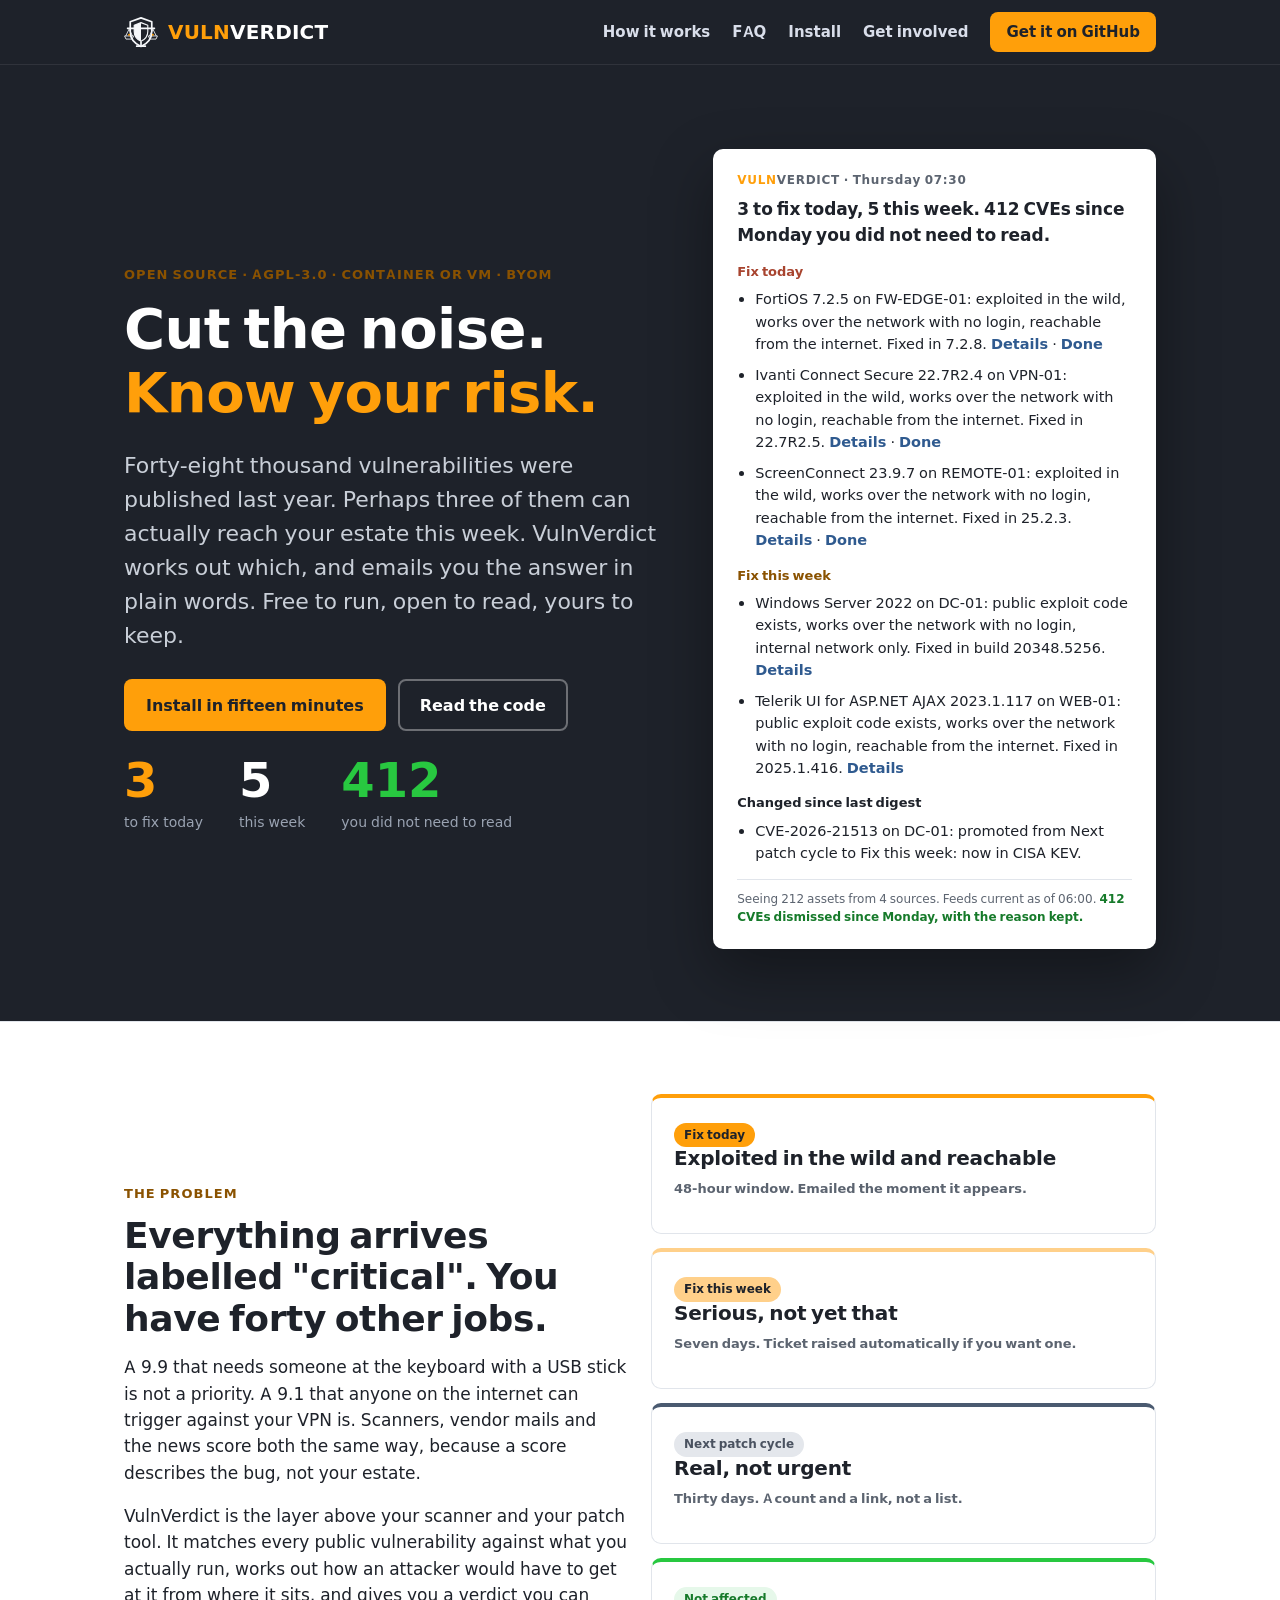
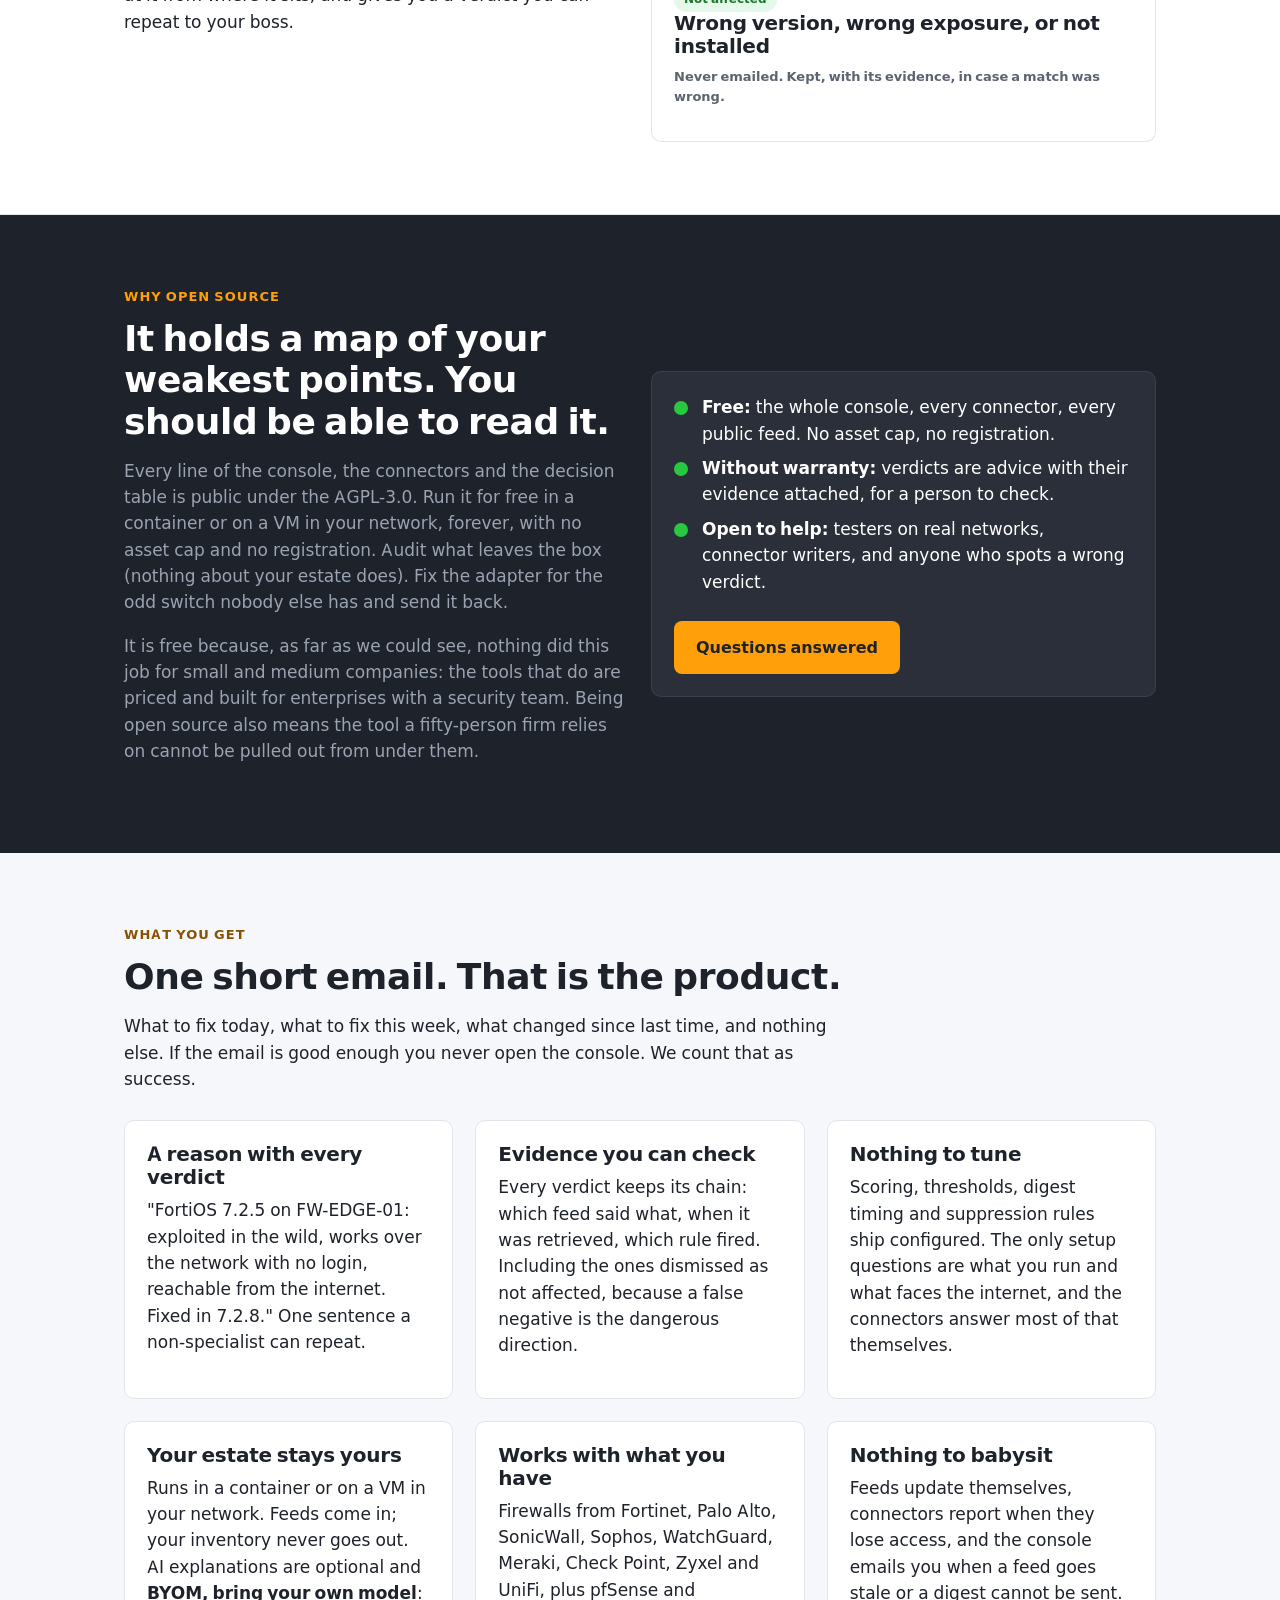
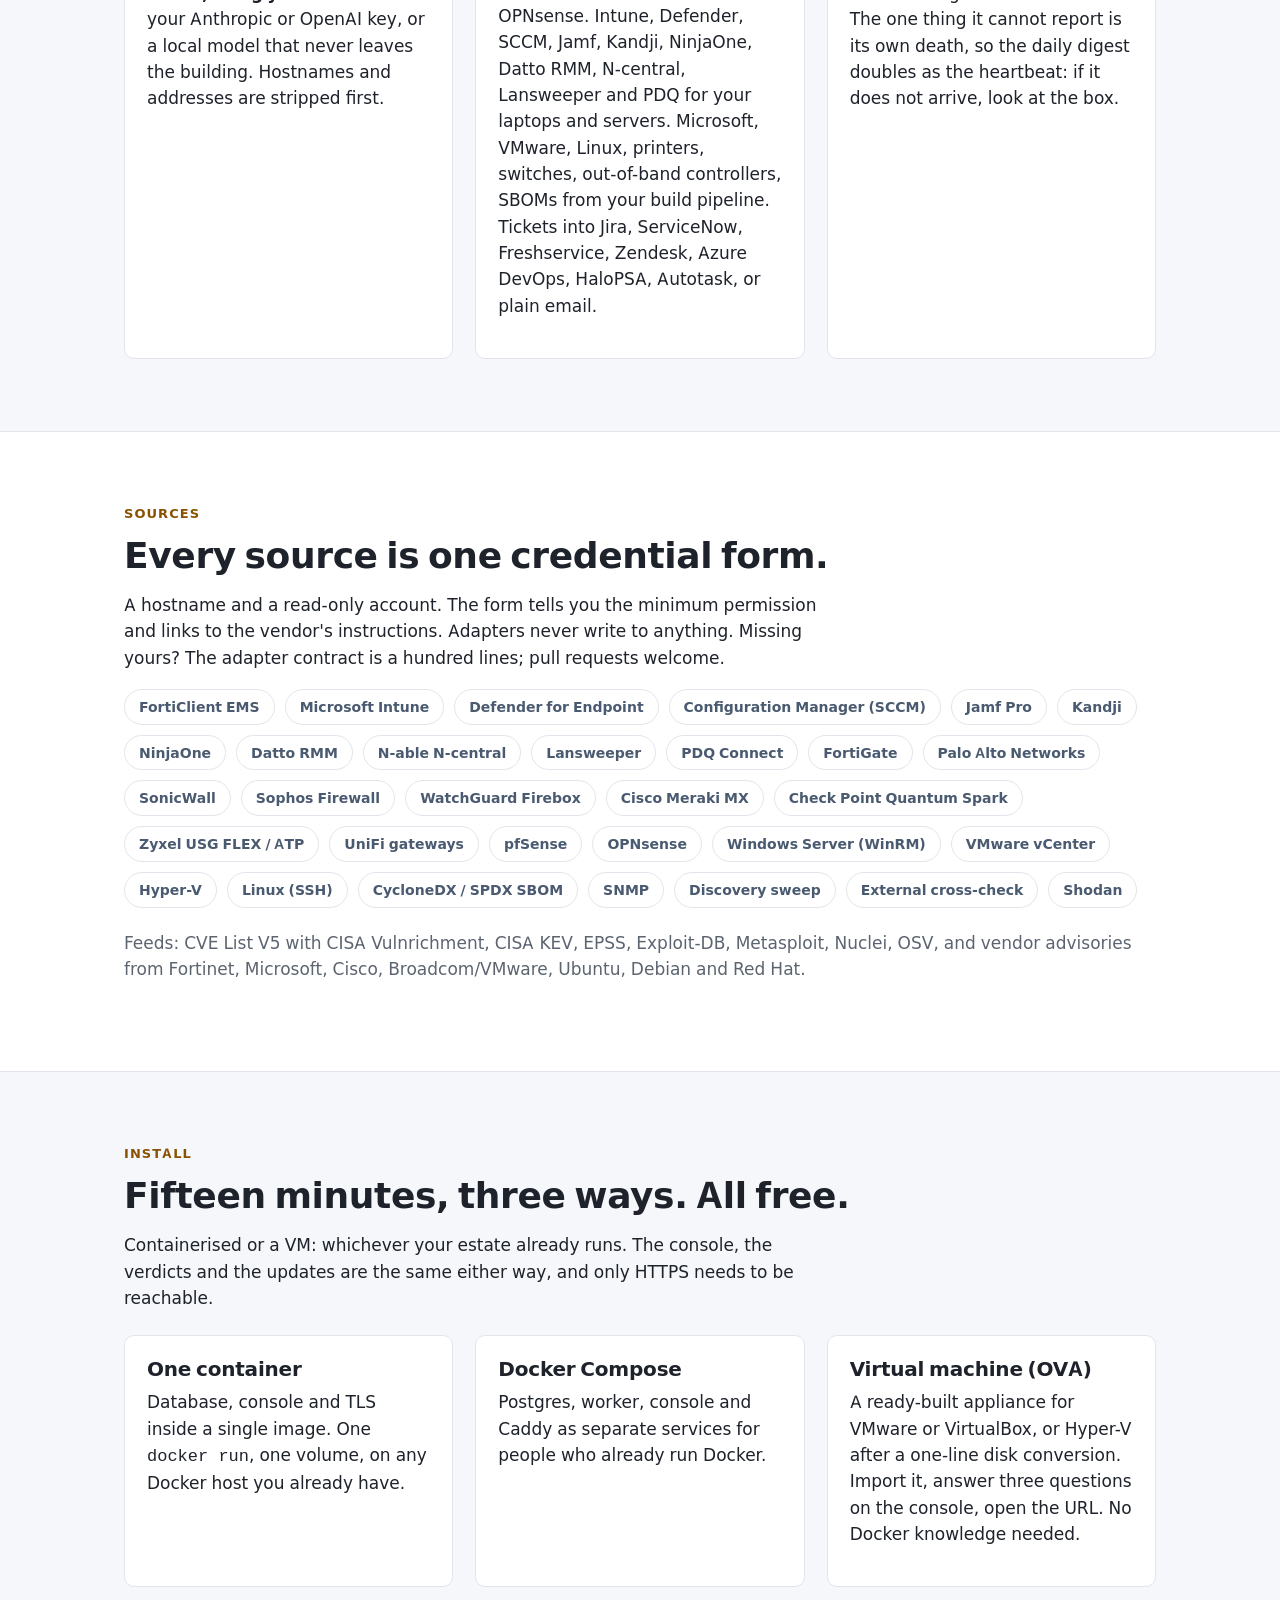
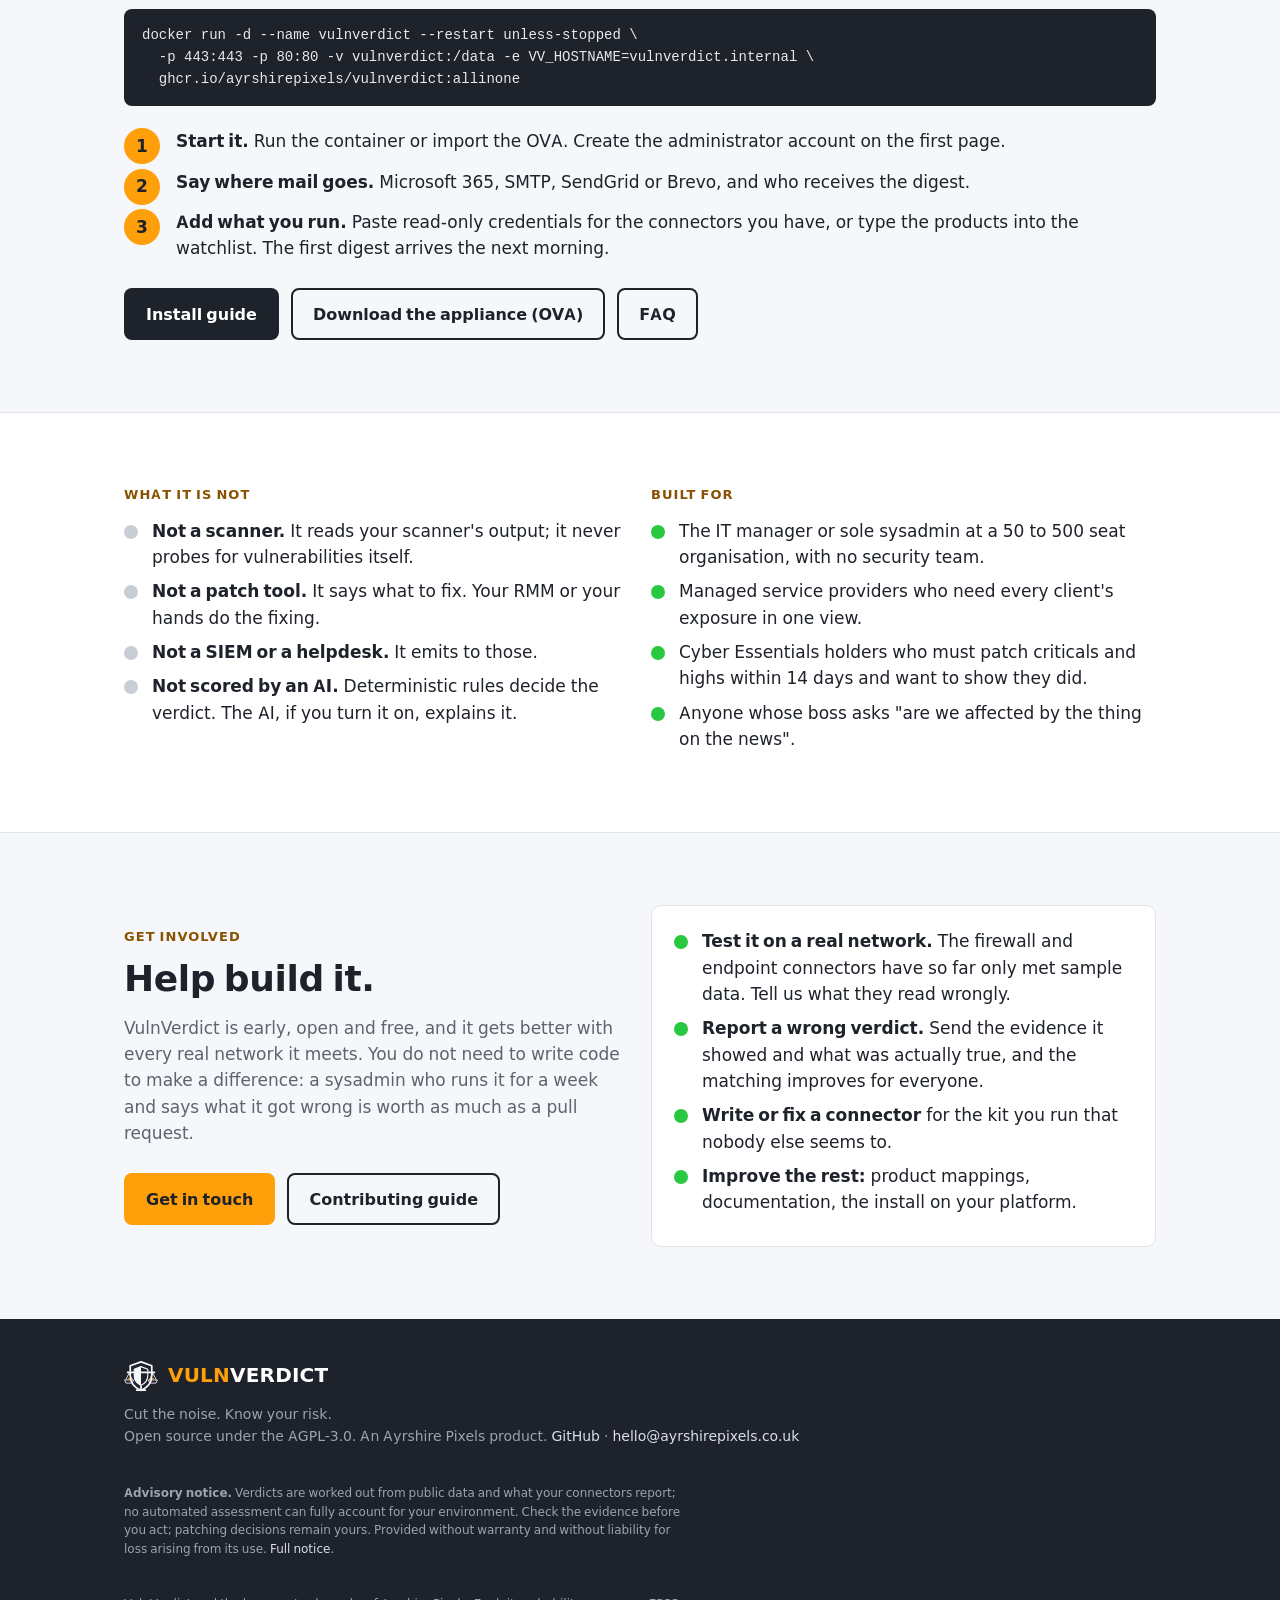
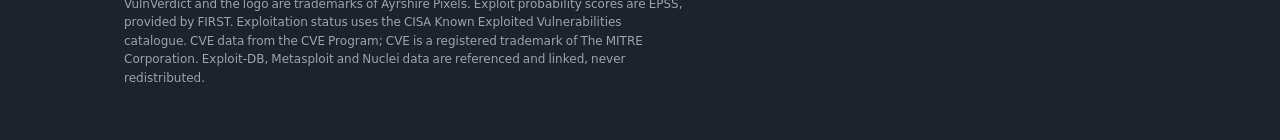
<file: site/index.html>
<!doctype html>
<html lang="en-GB">
<head>
  <meta charset="utf-8">
  <meta name="viewport" content="width=device-width, initial-scale=1">
  <title>VulnVerdict: open-source vulnerability triage for teams of one</title>
  <meta name="description" content="VulnVerdict is open source (AGPL-3.0) and free to run in a container or on a VM in your network, with BYOM (bring your own model) AI explanations. It tells the one-person IT team which vulnerabilities actually reach their estate, in plain words: fix today, fix this week, next patch cycle, or ignore. Free, and open to anyone who wants to help.">
  <link rel="icon" type="image/svg+xml" href="assets/favicon.svg">
  <link rel="stylesheet" href="site.css">
</head>
<body>

<header class="top">
  <div class="wrap">
    <a class="brand" href="index.html"><img src="assets/logo.svg" alt=""><span class="word"><em>VULN</em>VERDICT</span></a>
    <nav class="nav">
      <a href="how-it-works.html">How it works</a>
      <a href="faq.html">FAQ</a>
      <a href="#install">Install</a>
      <a href="#contribute">Get involved</a>
      <a class="cta" href="https://github.com/ayrshirepixels/VulnVerdict">Get it on GitHub</a>
    </nav>
  </div>
</header>

<section class="hero">
  <div class="wrap hero-grid">
    <div>
      <div class="eyebrow">Open source &middot; AGPL-3.0 &middot; container or VM &middot; BYOM</div>
      <h1>Cut the noise.<br><span class="tag">Know your risk.</span></h1>
      <p class="lead">Forty-eight thousand vulnerabilities were published last year. Perhaps three of them can actually reach your estate this week. VulnVerdict works out which, and emails you the answer in plain words. Free to run, open to read, yours to keep.</p>
      <div class="btns">
        <a class="btn btn-amber" href="#install">Install in fifteen minutes</a>
        <a class="btn btn-ghost" href="https://github.com/ayrshirepixels/VulnVerdict">Read the code</a>
      </div>
      <div class="stat-row">
        <div class="stat"><p class="big amber">3</p><span>to fix today</span></div>
        <div class="stat"><p class="big">5</p><span>this week</span></div>
        <div class="stat"><p class="big green">412</p><span>you did not need to read</span></div>
      </div>
    </div>
    <div class="digest" aria-label="Sample digest email">
      <div class="from"><em>VULN</em>VERDICT &middot; Thursday 07:30</div>
      <div class="subject">3 to fix today, 5 this week. 412 CVEs since Monday you did not need to read.</div>
      <h4 class="today">Fix today</h4>
      <ul>
        <li>FortiOS 7.2.5 on FW-EDGE-01: exploited in the wild, works over the network with no login, reachable from the internet. Fixed in 7.2.8. <a href="#">Details</a> &middot; <a href="#">Done</a></li>
        <li>Ivanti Connect Secure 22.7R2.4 on VPN-01: exploited in the wild, works over the network with no login, reachable from the internet. Fixed in 22.7R2.5. <a href="#">Details</a> &middot; <a href="#">Done</a></li>
        <li>ScreenConnect 23.9.7 on REMOTE-01: exploited in the wild, works over the network with no login, reachable from the internet. Fixed in 25.2.3. <a href="#">Details</a> &middot; <a href="#">Done</a></li>
      </ul>
      <h4 class="week">Fix this week</h4>
      <ul>
        <li>Windows Server 2022 on DC-01: public exploit code exists, works over the network with no login, internal network only. Fixed in build 20348.5256. <a href="#">Details</a></li>
        <li>Telerik UI for ASP.NET AJAX 2023.1.117 on WEB-01: public exploit code exists, works over the network with no login, reachable from the internet. Fixed in 2025.1.416. <a href="#">Details</a></li>
      </ul>
      <h4>Changed since last digest</h4>
      <ul><li>CVE-2026-21513 on DC-01: promoted from Next patch cycle to Fix this week: now in CISA KEV.</li></ul>
      <div class="foot">Seeing 212 assets from 4 sources. Feeds current as of 06:00. <span class="saved">412 CVEs dismissed since Monday, with the reason kept.</span></div>
    </div>
  </div>
</section>

<section class="alt">
  <div class="wrap">
    <div class="grid g2" style="align-items:center">
      <div>
        <div class="eyebrow">The problem</div>
        <h2>Everything arrives labelled "critical". You have forty other jobs.</h2>
        <p>A 9.9 that needs someone at the keyboard with a USB stick is not a priority. A 9.1 that anyone on the internet can trigger against your VPN is. Scanners, vendor mails and the news score both the same way, because a score describes the bug, not your estate.</p>
        <p>VulnVerdict is the layer above your scanner and your patch tool. It matches every public vulnerability against what you actually run, works out how an attacker would have to get at it from where it sits, and gives you a verdict you can repeat to your boss.</p>
      </div>
      <div class="grid" style="gap:14px">
        <div class="card verdict today"><span class="pill">Fix today</span><h3>Exploited in the wild and reachable</h3><p class="when">48-hour window. Emailed the moment it appears.</p></div>
        <div class="card verdict week"><span class="pill" style="background:#ffd08a">Fix this week</span><h3>Serious, not yet that</h3><p class="when">Seven days. Ticket raised automatically if you want one.</p></div>
        <div class="card verdict"><span class="pill grey">Next patch cycle</span><h3>Real, not urgent</h3><p class="when">Thirty days. A count and a link, not a list.</p></div>
        <div class="card verdict ignore"><span class="pill green">Not affected</span><h3>Wrong version, wrong exposure, or not installed</h3><p class="when">Never emailed. Kept, with its evidence, in case a match was wrong.</p></div>
      </div>
    </div>
  </div>
</section>

<section class="dark">
  <div class="wrap">
    <div class="grid g2" style="align-items:center">
      <div>
        <div class="eyebrow">Why open source</div>
        <h2>It holds a map of your weakest points. You should be able to read it.</h2>
        <p class="muted">Every line of the console, the connectors and the decision table is public under the AGPL-3.0. Run it for free in a container or on a VM in your network, forever, with no asset cap and no registration. Audit what leaves the box (nothing about your estate does). Fix the adapter for the odd switch nobody else has and send it back.</p>
        <p class="muted">It is free because, as far as we could see, nothing did this job for small and medium companies: the tools that do are priced and built for enterprises with a security team. Being open source also means the tool a fifty-person firm relies on cannot be pulled out from under them.</p>
      </div>
      <div class="card">
        <ul class="ticks" style="margin:0">
          <li><strong>Free:</strong> the whole console, every connector, every public feed. No asset cap, no registration.</li>
          <li><strong>Without warranty:</strong> verdicts are advice with their evidence attached, for a person to check.</li>
          <li><strong>Open to help:</strong> testers on real networks, connector writers, and anyone who spots a wrong verdict.</li>
        </ul>
        <div class="btns"><a class="btn btn-amber" href="faq.html">Questions answered</a></div>
      </div>
    </div>
  </div>
</section>

<section>
  <div class="wrap">
    <div class="eyebrow">What you get</div>
    <h2>One short email. That is the product.</h2>
    <p class="narrow" style="margin-left:0">What to fix today, what to fix this week, what changed since last time, and nothing else. If the email is good enough you never open the console. We count that as success.</p>
    <div class="grid g3" style="margin-top:28px">
      <div class="card"><h3>A reason with every verdict</h3><p>"FortiOS 7.2.5 on FW-EDGE-01: exploited in the wild, works over the network with no login, reachable from the internet. Fixed in 7.2.8." One sentence a non-specialist can repeat.</p></div>
      <div class="card"><h3>Evidence you can check</h3><p>Every verdict keeps its chain: which feed said what, when it was retrieved, which rule fired. Including the ones dismissed as not affected, because a false negative is the dangerous direction.</p></div>
      <div class="card"><h3>Nothing to tune</h3><p>Scoring, thresholds, digest timing and suppression rules ship configured. The only setup questions are what you run and what faces the internet, and the connectors answer most of that themselves.</p></div>
      <div class="card"><h3>Your estate stays yours</h3><p>Runs in a container or on a VM in your network. Feeds come in; your inventory never goes out. AI explanations are optional and <strong>BYOM, bring your own model</strong>: your Anthropic or OpenAI key, or a local model that never leaves the building. Hostnames and addresses are stripped first.</p></div>
      <div class="card"><h3>Works with what you have</h3><p>Firewalls from Fortinet, Palo Alto, SonicWall, Sophos, WatchGuard, Meraki, Check Point, Zyxel and UniFi, plus pfSense and OPNsense. Intune, Defender, SCCM, Jamf, Kandji, NinjaOne, Datto RMM, N-central, Lansweeper and PDQ for your laptops and servers. Microsoft, VMware, Linux, printers, switches, out-of-band controllers, SBOMs from your build pipeline. Tickets into Jira, ServiceNow, Freshservice, Zendesk, Azure DevOps, HaloPSA, Autotask, or plain email.</p></div>
      <div class="card"><h3>Nothing to babysit</h3><p>Feeds update themselves, connectors report when they lose access, and the console emails you when a feed goes stale or a digest cannot be sent. The one thing it cannot report is its own death, so the daily digest doubles as the heartbeat: if it does not arrive, look at the box.</p></div>
    </div>
  </div>
</section>

<section class="alt">
  <div class="wrap">
    <div class="eyebrow">Sources</div>
    <h2>Every source is one credential form.</h2>
    <p class="narrow" style="margin-left:0">A hostname and a read-only account. The form tells you the minimum permission and links to the vendor's instructions. Adapters never write to anything. Missing yours? The adapter contract is a hundred lines; pull requests welcome.</p>
    <div class="logos" style="margin-top:18px">
      <span>FortiClient EMS</span><span>Microsoft Intune</span><span>Defender for Endpoint</span><span>Configuration Manager (SCCM)</span><span>Jamf Pro</span><span>Kandji</span><span>NinjaOne</span><span>Datto RMM</span><span>N-able N-central</span><span>Lansweeper</span><span>PDQ Connect</span><span>FortiGate</span><span>Palo Alto Networks</span><span>SonicWall</span><span>Sophos Firewall</span><span>WatchGuard Firebox</span><span>Cisco Meraki MX</span><span>Check Point Quantum Spark</span><span>Zyxel USG FLEX / ATP</span><span>UniFi gateways</span><span>pfSense</span><span>OPNsense</span><span>Windows Server (WinRM)</span><span>VMware vCenter</span><span>Hyper-V</span><span>Linux (SSH)</span><span>CycloneDX / SPDX SBOM</span><span>SNMP</span><span>Discovery sweep</span><span>External cross-check</span><span>Shodan</span>
    </div>
    <p class="muted" style="margin-top:22px">Feeds: CVE List V5 with CISA Vulnrichment, CISA KEV, EPSS, Exploit-DB, Metasploit, Nuclei, OSV, and vendor advisories from Fortinet, Microsoft, Cisco, Broadcom/VMware, Ubuntu, Debian and Red Hat.</p>
  </div>
</section>

<section id="install">
  <div class="wrap">
    <div class="eyebrow">Install</div>
    <h2>Fifteen minutes, three ways. All free.</h2>
    <p class="narrow" style="margin-left:0">Containerised or a VM: whichever your estate already runs. The console, the verdicts and the updates are the same either way, and only HTTPS needs to be reachable.</p>
    <div class="grid g3" style="margin-top:24px">
      <div class="card"><h3>One container</h3><p>Database, console and TLS inside a single image. One <code>docker run</code>, one volume, on any Docker host you already have.</p></div>
      <div class="card"><h3>Docker Compose</h3><p>Postgres, worker, console and Caddy as separate services for people who already run Docker.</p></div>
      <div class="card"><h3>Virtual machine (OVA)</h3><p>A ready-built appliance for VMware or VirtualBox, or Hyper-V after a one-line disk conversion. Import it, answer three questions on the console, open the URL. No Docker knowledge needed.</p></div>
    </div>
    <pre style="background:var(--charcoal);color:#e6e9ee;padding:16px 18px;border-radius:8px;overflow:auto;margin-top:22px;font-size:14px">docker run -d --name vulnverdict --restart unless-stopped \
  -p 443:443 -p 80:80 -v vulnverdict:/data -e VV_HOSTNAME=vulnverdict.internal \
  ghcr.io/ayrshirepixels/vulnverdict:allinone</pre>
    <ol class="steps" style="margin-top:22px">
      <li><strong>Start it.</strong> Run the container or import the OVA. Create the administrator account on the first page.</li>
      <li><strong>Say where mail goes.</strong> Microsoft 365, SMTP, SendGrid or Brevo, and who receives the digest.</li>
      <li><strong>Add what you run.</strong> Paste read-only credentials for the connectors you have, or type the products into the watchlist. The first digest arrives the next morning.</li>
    </ol>
    <div class="btns"><a class="btn btn-dark" href="https://github.com/ayrshirepixels/VulnVerdict/blob/main/docs/install.md">Install guide</a><a class="btn btn-outline" href="https://github.com/ayrshirepixels/VulnVerdict/releases/latest">Download the appliance (OVA)</a><a class="btn btn-outline" href="faq.html">FAQ</a></div>
  </div>
</section>

<section class="alt">
  <div class="wrap grid g2">
    <div>
      <div class="eyebrow">What it is not</div>
      <ul class="ticks crosses">
        <li><strong>Not a scanner.</strong> It reads your scanner's output; it never probes for vulnerabilities itself.</li>
        <li><strong>Not a patch tool.</strong> It says what to fix. Your RMM or your hands do the fixing.</li>
        <li><strong>Not a SIEM or a helpdesk.</strong> It emits to those.</li>
        <li><strong>Not scored by an AI.</strong> Deterministic rules decide the verdict. The AI, if you turn it on, explains it.</li>
      </ul>
    </div>
    <div>
      <div class="eyebrow">Built for</div>
      <ul class="ticks">
        <li>The IT manager or sole sysadmin at a 50 to 500 seat organisation, with no security team.</li>
        <li>Managed service providers who need every client's exposure in one view.</li>
        <li>Cyber Essentials holders who must patch criticals and highs within 14 days and want to show they did.</li>
        <li>Anyone whose boss asks "are we affected by the thing on the news".</li>
      </ul>
    </div>
  </div>
</section>

<section id="contribute">
  <div class="wrap grid g2" style="align-items:center">
    <div>
      <div class="eyebrow">Get involved</div>
      <h2>Help build it.</h2>
      <p class="muted">VulnVerdict is early, open and free, and it gets better with every real network it meets. You do not need to write code to make a difference: a sysadmin who runs it for a week and says what it got wrong is worth as much as a pull request.</p>
      <div class="btns"><a class="btn btn-amber" href="mailto:hello@ayrshirepixels.co.uk?subject=Getting%20involved%20with%20VulnVerdict">Get in touch</a><a class="btn btn-outline" href="https://github.com/ayrshirepixels/VulnVerdict/blob/main/CONTRIBUTING.md">Contributing guide</a></div>
    </div>
    <div class="card">
      <ul class="ticks" style="margin:0">
        <li><strong>Test it on a real network.</strong> The firewall and endpoint connectors have so far only met sample data. Tell us what they read wrongly.</li>
        <li><strong>Report a wrong verdict.</strong> Send the evidence it showed and what was actually true, and the matching improves for everyone.</li>
        <li><strong>Write or fix a connector</strong> for the kit you run that nobody else seems to.</li>
        <li><strong>Improve the rest:</strong> product mappings, documentation, the install on your platform.</li>
      </ul>
    </div>
  </div>
</section>

<footer>
  <div class="wrap">
    <div>
      <a class="brand" href="index.html"><img src="assets/logo.svg" alt=""><span class="word"><em>VULN</em>VERDICT</span></a>
      <p style="margin-top:10px">Cut the noise. Know your risk.<br>Open source under the AGPL-3.0. An Ayrshire Pixels product. <a href="https://github.com/ayrshirepixels/VulnVerdict">GitHub</a> &middot; <a href="mailto:hello@ayrshirepixels.co.uk">hello@ayrshirepixels.co.uk</a></p>
    </div>
    <p class="attr"><strong>Advisory notice.</strong> Verdicts are worked out from public data and what your connectors report; no automated assessment can fully account for your environment. Check the evidence before you act; patching decisions remain yours. Provided without warranty and without liability for loss arising from its use. <a href="disclaimer.html">Full notice</a>.</p>
    <p class="attr">VulnVerdict and the logo are trademarks of Ayrshire Pixels. Exploit probability scores are EPSS, provided by FIRST. Exploitation status uses the CISA Known Exploited Vulnerabilities catalogue. CVE data from the CVE Program; CVE is a registered trademark of The MITRE Corporation. Exploit-DB, Metasploit and Nuclei data are referenced and linked, never redistributed.</p>
  </div>
</footer>
</body>
</html>
</file>
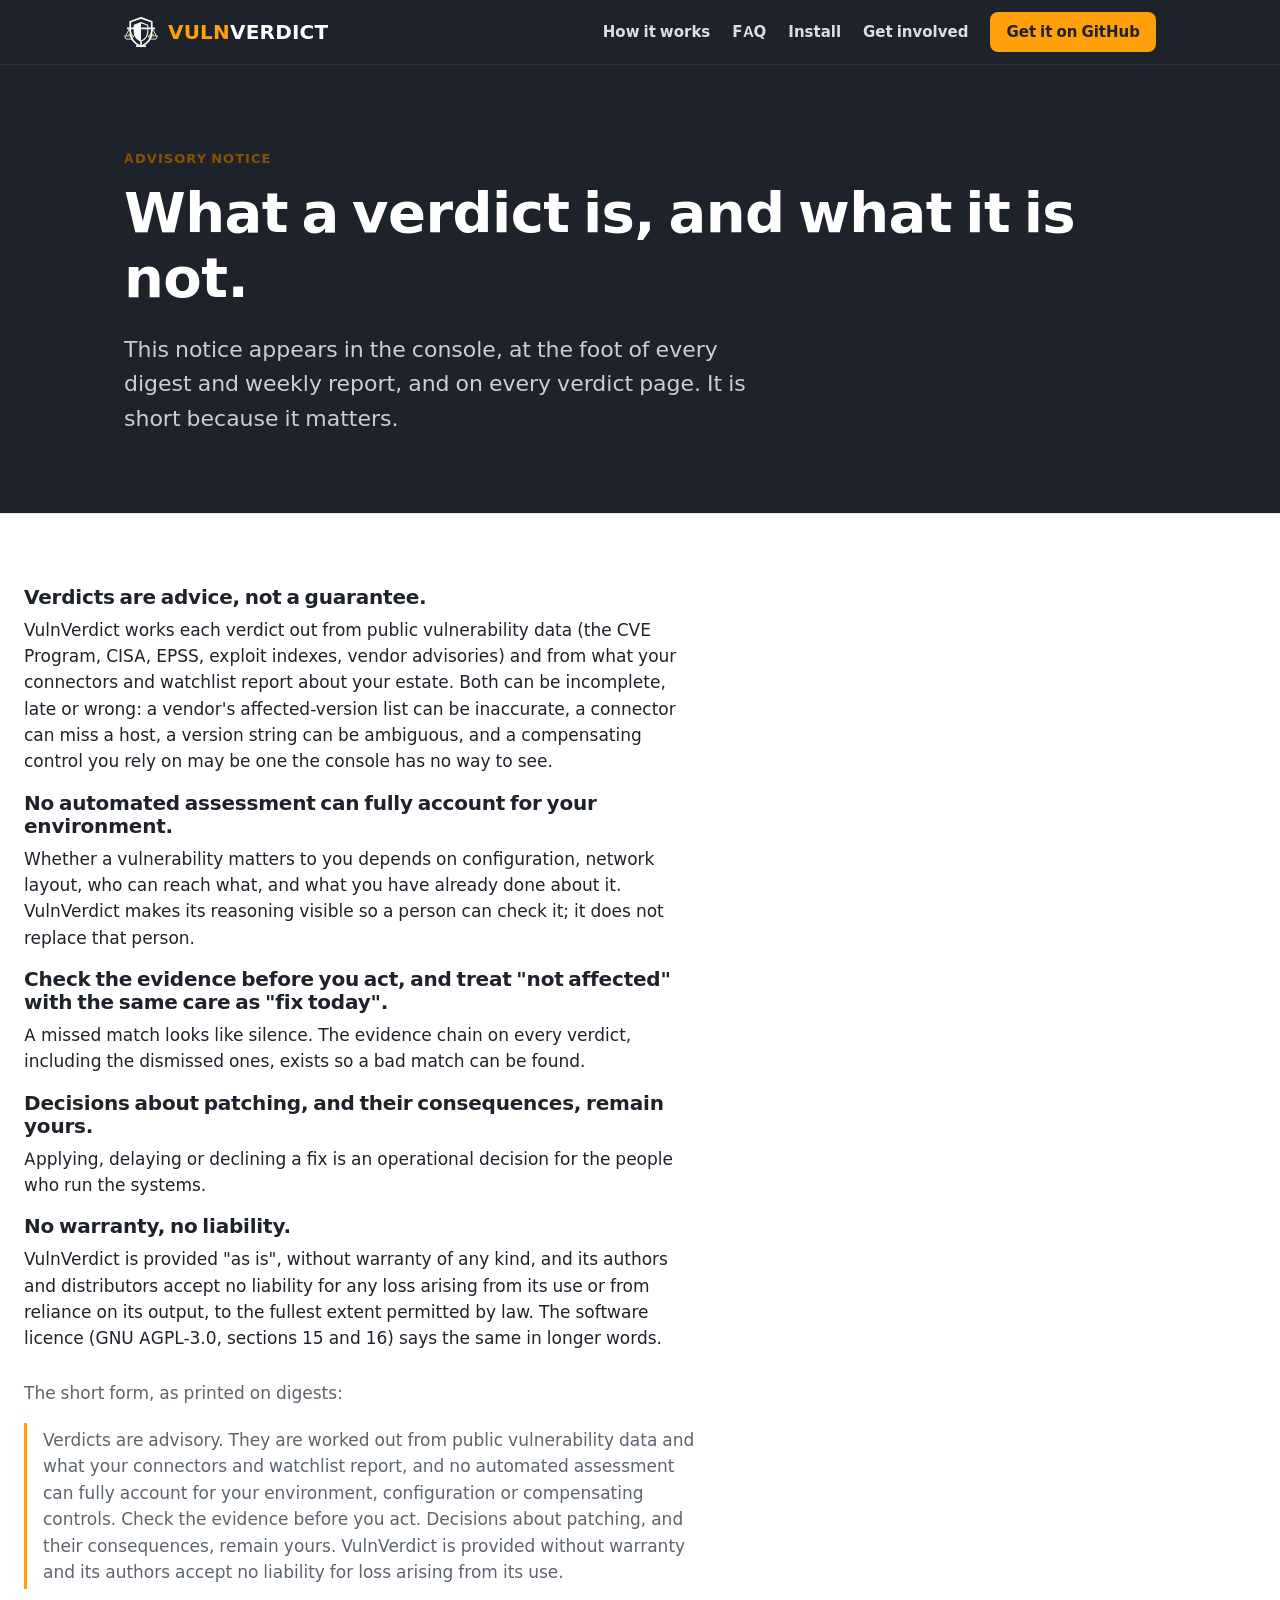
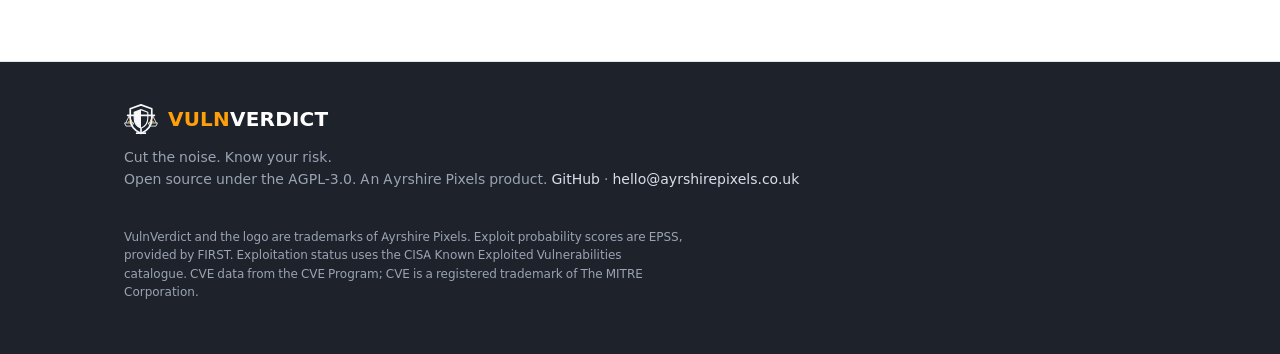
<file: site/disclaimer.html>
<!doctype html>
<html lang="en-GB">
<head>
  <meta charset="utf-8">
  <meta name="viewport" content="width=device-width, initial-scale=1">
  <title>VulnVerdict advisory notice</title>
  <meta name="description" content="What a VulnVerdict verdict is and is not: advice worked out from public data and your connectors, to be checked by a person. No warranty, no liability.">
  <link rel="icon" type="image/svg+xml" href="assets/favicon.svg">
  <link rel="stylesheet" href="site.css">
</head>
<body>

<header class="top">
  <div class="wrap">
    <a class="brand" href="index.html"><img src="assets/logo.svg" alt=""><span class="word"><em>VULN</em>VERDICT</span></a>
    <nav class="nav">
      <a href="how-it-works.html">How it works</a>
      <a href="faq.html">FAQ</a>
      <a href="index.html#install">Install</a>
      <a href="index.html#contribute">Get involved</a>
      <a class="cta" href="https://github.com/ayrshirepixels/VulnVerdict">Get it on GitHub</a>
    </nav>
  </div>
</header>

<section class="hero" style="padding-bottom:56px">
  <div class="wrap">
    <div class="eyebrow">Advisory notice</div>
    <h1>What a verdict is, and what it is not.</h1>
    <p class="lead">This notice appears in the console, at the foot of every digest and weekly report, and on every verdict page. It is short because it matters.</p>
  </div>
</section>

<section class="alt">
  <div class="wrap narrow" style="margin-left:0">
    <h3>Verdicts are advice, not a guarantee.</h3>
    <p>VulnVerdict works each verdict out from public vulnerability data (the CVE Program, CISA, EPSS, exploit indexes, vendor advisories) and from what your connectors and watchlist report about your estate. Both can be incomplete, late or wrong: a vendor's affected-version list can be inaccurate, a connector can miss a host, a version string can be ambiguous, and a compensating control you rely on may be one the console has no way to see.</p>

    <h3>No automated assessment can fully account for your environment.</h3>
    <p>Whether a vulnerability matters to you depends on configuration, network layout, who can reach what, and what you have already done about it. VulnVerdict makes its reasoning visible so a person can check it; it does not replace that person.</p>

    <h3>Check the evidence before you act, and treat "not affected" with the same care as "fix today".</h3>
    <p>A missed match looks like silence. The evidence chain on every verdict, including the dismissed ones, exists so a bad match can be found.</p>

    <h3>Decisions about patching, and their consequences, remain yours.</h3>
    <p>Applying, delaying or declining a fix is an operational decision for the people who run the systems.</p>

    <h3>No warranty, no liability.</h3>
    <p>VulnVerdict is provided "as is", without warranty of any kind, and its authors and distributors accept no liability for any loss arising from its use or from reliance on its output, to the fullest extent permitted by law. The software licence (GNU AGPL-3.0, sections 15 and 16) says the same in longer words.</p>

    <p class="muted" style="margin-top:28px">The short form, as printed on digests:</p>
    <blockquote class="muted" style="border-left:3px solid var(--amber);margin:12px 0 0;padding:4px 0 4px 16px">Verdicts are advisory. They are worked out from public vulnerability data and what your connectors and watchlist report, and no automated assessment can fully account for your environment, configuration or compensating controls. Check the evidence before you act. Decisions about patching, and their consequences, remain yours. VulnVerdict is provided without warranty and its authors accept no liability for loss arising from its use.</blockquote>
  </div>
</section>

<footer>
  <div class="wrap">
    <div>
      <a class="brand" href="index.html"><img src="assets/logo.svg" alt=""><span class="word"><em>VULN</em>VERDICT</span></a>
      <p style="margin-top:10px">Cut the noise. Know your risk.<br>Open source under the AGPL-3.0. An Ayrshire Pixels product. <a href="https://github.com/ayrshirepixels/VulnVerdict">GitHub</a> &middot; <a href="mailto:hello@ayrshirepixels.co.uk">hello@ayrshirepixels.co.uk</a></p>
    </div>
    <p class="attr">VulnVerdict and the logo are trademarks of Ayrshire Pixels. Exploit probability scores are EPSS, provided by FIRST. Exploitation status uses the CISA Known Exploited Vulnerabilities catalogue. CVE data from the CVE Program; CVE is a registered trademark of The MITRE Corporation.</p>
  </div>
</footer>
</body>
</html>
</file>
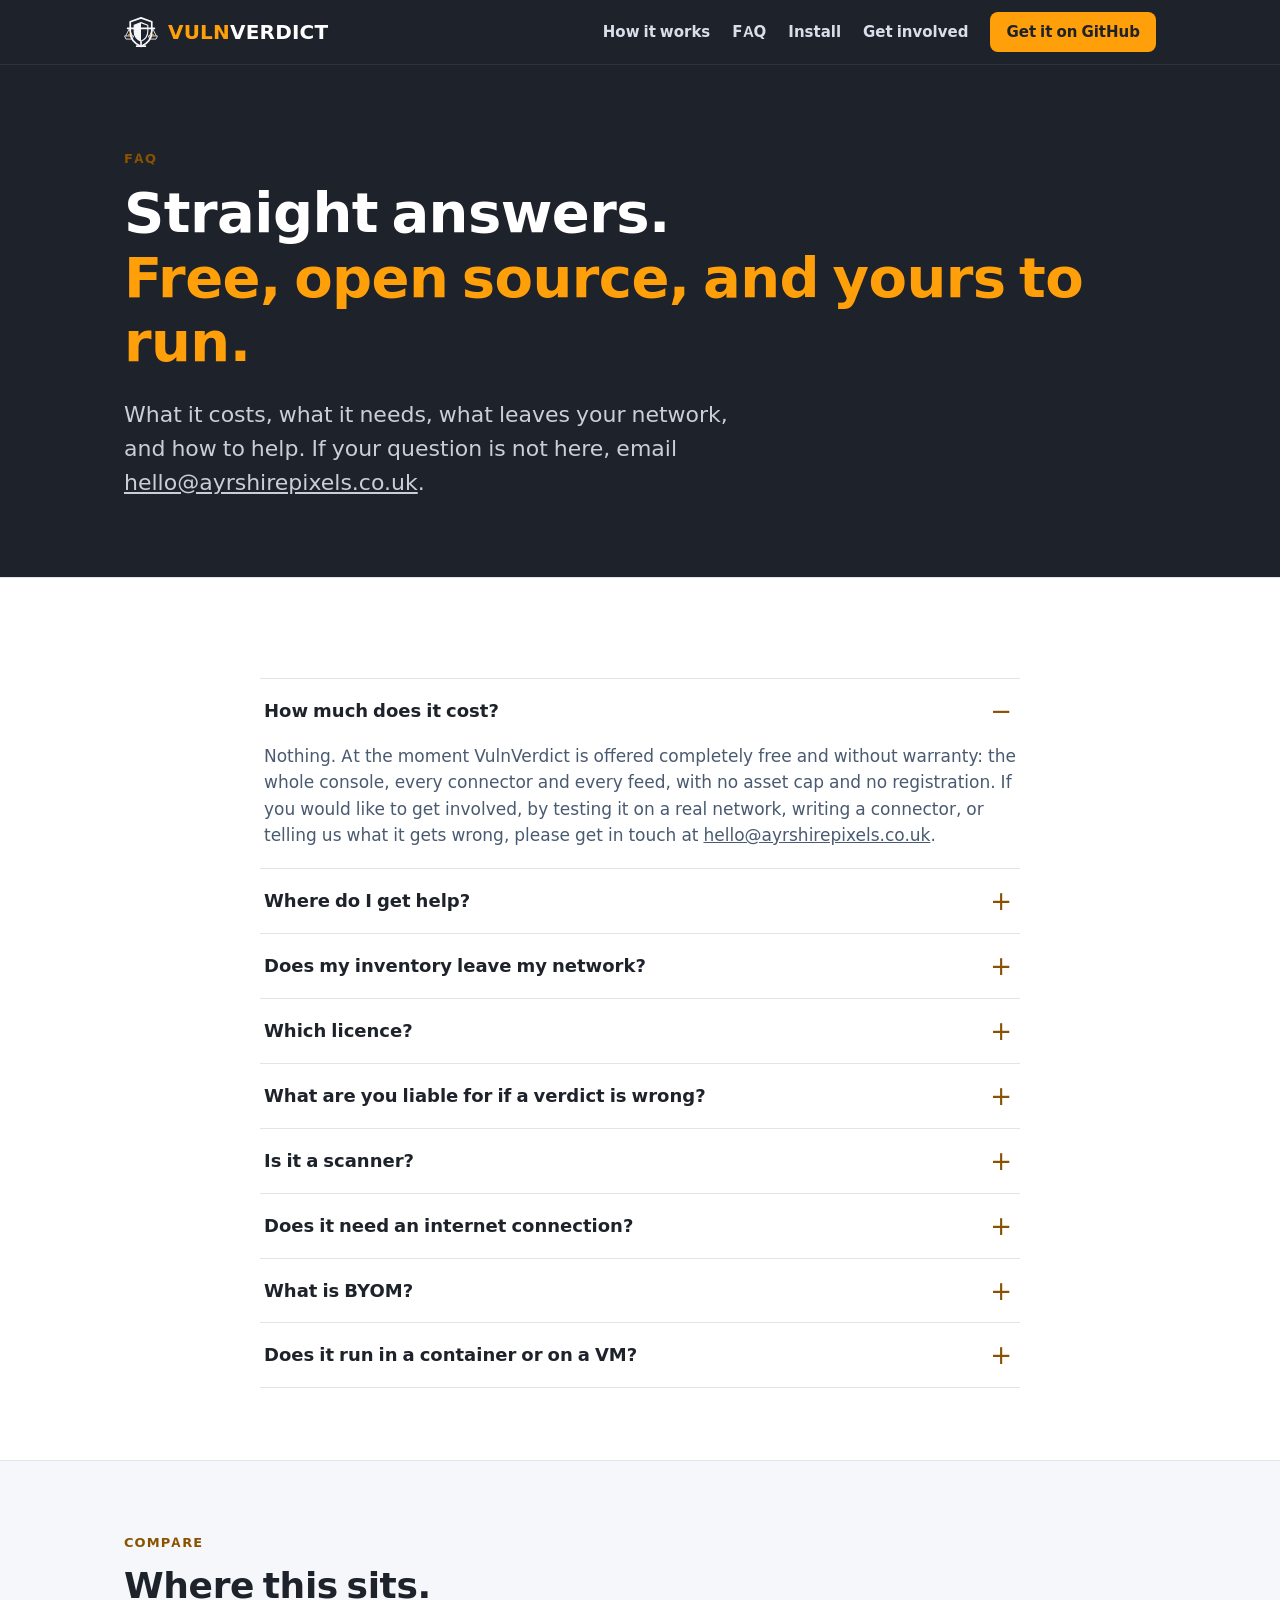
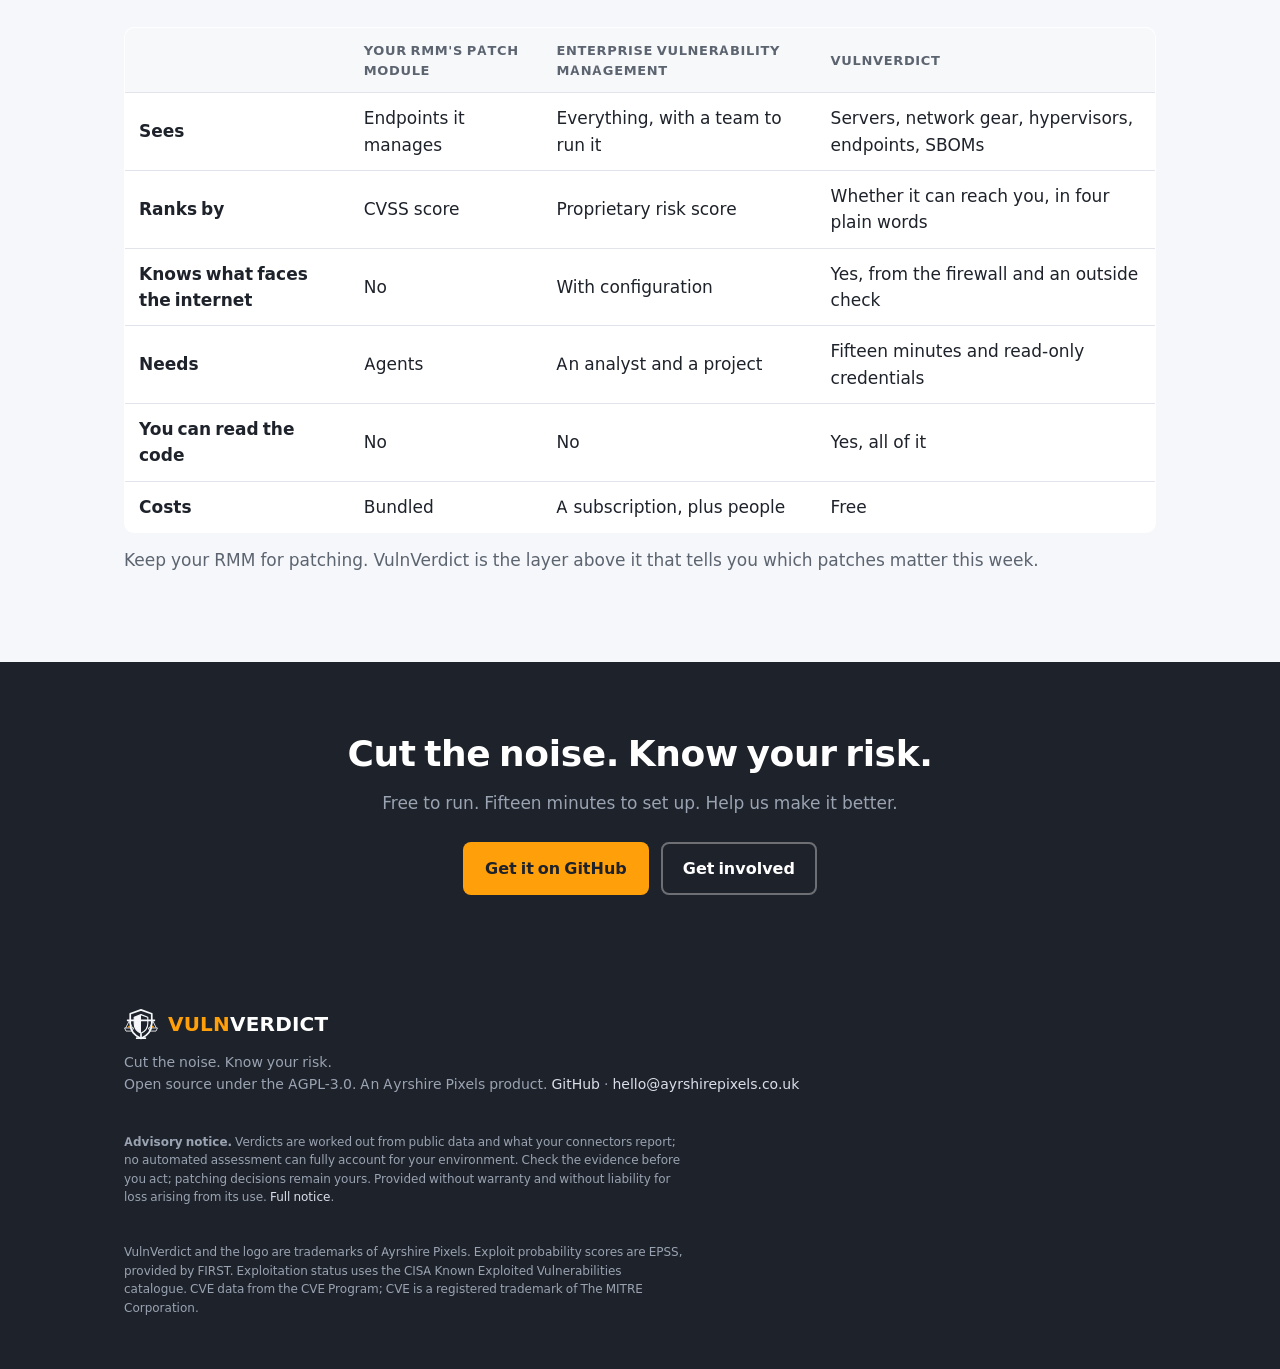
<file: site/faq.html>
<!doctype html>
<html lang="en-GB">
<head>
  <meta charset="utf-8">
  <meta name="viewport" content="width=device-width, initial-scale=1">
  <title>VulnVerdict FAQ</title>
  <meta name="description" content="Straight answers about VulnVerdict: what it costs (nothing), what leaves your network (nothing about your estate), what it needs to run, and how to get involved.">
  <link rel="icon" type="image/svg+xml" href="assets/favicon.svg">
  <link rel="stylesheet" href="site.css">
</head>
<body>

<header class="top">
  <div class="wrap">
    <a class="brand" href="index.html"><img src="assets/logo.svg" alt=""><span class="word"><em>VULN</em>VERDICT</span></a>
    <nav class="nav">
      <a href="how-it-works.html">How it works</a>
      <a href="faq.html">FAQ</a>
      <a href="index.html#install">Install</a>
      <a href="index.html#contribute">Get involved</a>
      <a class="cta" href="https://github.com/ayrshirepixels/VulnVerdict">Get it on GitHub</a>
    </nav>
  </div>
</header>

<section class="hero" style="padding-bottom:56px">
  <div class="wrap">
    <div class="eyebrow">FAQ</div>
    <h1>Straight answers.<br><span class="tag">Free, open source, and yours to run.</span></h1>
    <p class="lead">What it costs, what it needs, what leaves your network, and how to help. If your question is not here, email <a href="mailto:hello@ayrshirepixels.co.uk">hello@ayrshirepixels.co.uk</a>.</p>
  </div>
</section>

<section class="alt faq">
  <div class="wrap">
    <div class="qa-list">
      <details class="qa" open>
        <summary>How much does it cost?</summary>
        <p>Nothing. At the moment VulnVerdict is offered completely free and without warranty: the whole console, every connector and every feed, with no asset cap and no registration. If you would like to get involved, by testing it on a real network, writing a connector, or telling us what it gets wrong, please get in touch at <a href="mailto:hello@ayrshirepixels.co.uk">hello@ayrshirepixels.co.uk</a>.</p>
      </details>
      <details class="qa">
        <summary>Where do I get help?</summary>
        <p>On GitHub. The console has a "Report it on GitHub" link on every verdict and a diagnostics download for connectors, both with your device names and addresses taken out, so a problem report takes a minute. Help is best effort, from the people who build it.</p>
      </details>
      <details class="qa">
        <summary>Does my inventory leave my network?</summary>
        <p>No. The console runs in your network, in a container or on a VM. It pulls feeds in; nothing about your assets goes out.</p>
      </details>
      <details class="qa">
        <summary>Which licence?</summary>
        <p>AGPL-3.0. Run it, change it, redistribute it. If you offer it as a service to others you publish your changes. The VulnVerdict name and logo are trademarks, so a fork needs its own name. Contributions are welcome under the same licence.</p>
      </details>
      <details class="qa">
        <summary>What are you liable for if a verdict is wrong?</summary>
        <p>Nothing: the software is provided without warranty. A verdict is advice worked out from public data and what your connectors report; no tool can fully know your environment, which is why every verdict shows its evidence for a person to check. Patching decisions, and their consequences, stay with the people who run the systems. The full <a href="disclaimer.html">advisory notice</a> says this properly.</p>
      </details>
      <details class="qa">
        <summary>Is it a scanner?</summary>
        <p>No. It reads your scanner's findings as a second opinion and matches vendor data against what your connectors report. The only network activity of its own is an optional host discovery sweep, which never runs vulnerability checks.</p>
      </details>
      <details class="qa">
        <summary>Does it need an internet connection?</summary>
        <p>Outbound HTTPS to the public feeds and vendor advisories; nothing needs to reach it from outside. The first start downloads about 2 GB of history over half an hour, then each feed takes seconds to minutes to update.</p>
      </details>
      <details class="qa">
        <summary>What is BYOM?</summary>
        <p>Bring your own model. The AI explanations are optional, and you choose the model: paste your own Anthropic or OpenAI key, or point the console at a local model such as one running in Ollama, so nothing leaves the building. We never see your prompts. The model explains a verdict in plain English and describes how an attacker would go about it. It never decides a verdict, and it never sees a hostname or an address.</p>
      </details>
      <details class="qa">
        <summary>Does it run in a container or on a VM?</summary>
        <p>Either. Run the single container on any Docker host with one command and one volume, use Docker Compose if you already run Docker, or import the ready-built VM appliance (OVA) into VMware or VirtualBox, or into Hyper-V after a one-line disk conversion. Two virtual CPUs, 4 GB of memory and 40 GB of disk is plenty, and only HTTPS needs to be reachable (port 80 just redirects to it).</p>
      </details>
    </div>
  </div>
</section>

<section>
  <div class="wrap">
    <div class="eyebrow">Compare</div>
    <h2>Where this sits.</h2>
    <table class="compare" style="margin-top:20px">
      <thead><tr><th></th><th>Your RMM's patch module</th><th>Enterprise vulnerability management</th><th>VulnVerdict</th></tr></thead>
      <tbody>
        <tr><td><strong>Sees</strong></td><td>Endpoints it manages</td><td>Everything, with a team to run it</td><td>Servers, network gear, hypervisors, endpoints, SBOMs</td></tr>
        <tr><td><strong>Ranks by</strong></td><td>CVSS score</td><td>Proprietary risk score</td><td>Whether it can reach you, in four plain words</td></tr>
        <tr><td><strong>Knows what faces the internet</strong></td><td>No</td><td>With configuration</td><td>Yes, from the firewall and an outside check</td></tr>
        <tr><td><strong>Needs</strong></td><td>Agents</td><td>An analyst and a project</td><td>Fifteen minutes and read-only credentials</td></tr>
        <tr><td><strong>You can read the code</strong></td><td>No</td><td>No</td><td>Yes, all of it</td></tr>
        <tr><td><strong>Costs</strong></td><td>Bundled</td><td>A subscription, plus people</td><td>Free</td></tr>
      </tbody>
    </table>
    <p class="muted" style="margin-top:14px">Keep your RMM for patching. VulnVerdict is the layer above it that tells you which patches matter this week.</p>
  </div>
</section>

<section class="dark center">
  <div class="wrap">
    <h2>Cut the noise. Know your risk.</h2>
    <p class="muted narrow">Free to run. Fifteen minutes to set up. Help us make it better.</p>
    <div class="btns" style="justify-content:center"><a class="btn btn-amber" href="https://github.com/ayrshirepixels/VulnVerdict">Get it on GitHub</a><a class="btn btn-ghost" href="index.html#contribute">Get involved</a></div>
  </div>
</section>

<footer>
  <div class="wrap">
    <div>
      <a class="brand" href="index.html"><img src="assets/logo.svg" alt=""><span class="word"><em>VULN</em>VERDICT</span></a>
      <p style="margin-top:10px">Cut the noise. Know your risk.<br>Open source under the AGPL-3.0. An Ayrshire Pixels product. <a href="https://github.com/ayrshirepixels/VulnVerdict">GitHub</a> &middot; <a href="mailto:hello@ayrshirepixels.co.uk">hello@ayrshirepixels.co.uk</a></p>
    </div>
    <p class="attr"><strong>Advisory notice.</strong> Verdicts are worked out from public data and what your connectors report; no automated assessment can fully account for your environment. Check the evidence before you act; patching decisions remain yours. Provided without warranty and without liability for loss arising from its use. <a href="disclaimer.html">Full notice</a>.</p>
    <p class="attr">VulnVerdict and the logo are trademarks of Ayrshire Pixels. Exploit probability scores are EPSS, provided by FIRST. Exploitation status uses the CISA Known Exploited Vulnerabilities catalogue. CVE data from the CVE Program; CVE is a registered trademark of The MITRE Corporation.</p>
  </div>
</footer>
</body>
</html>
</file>
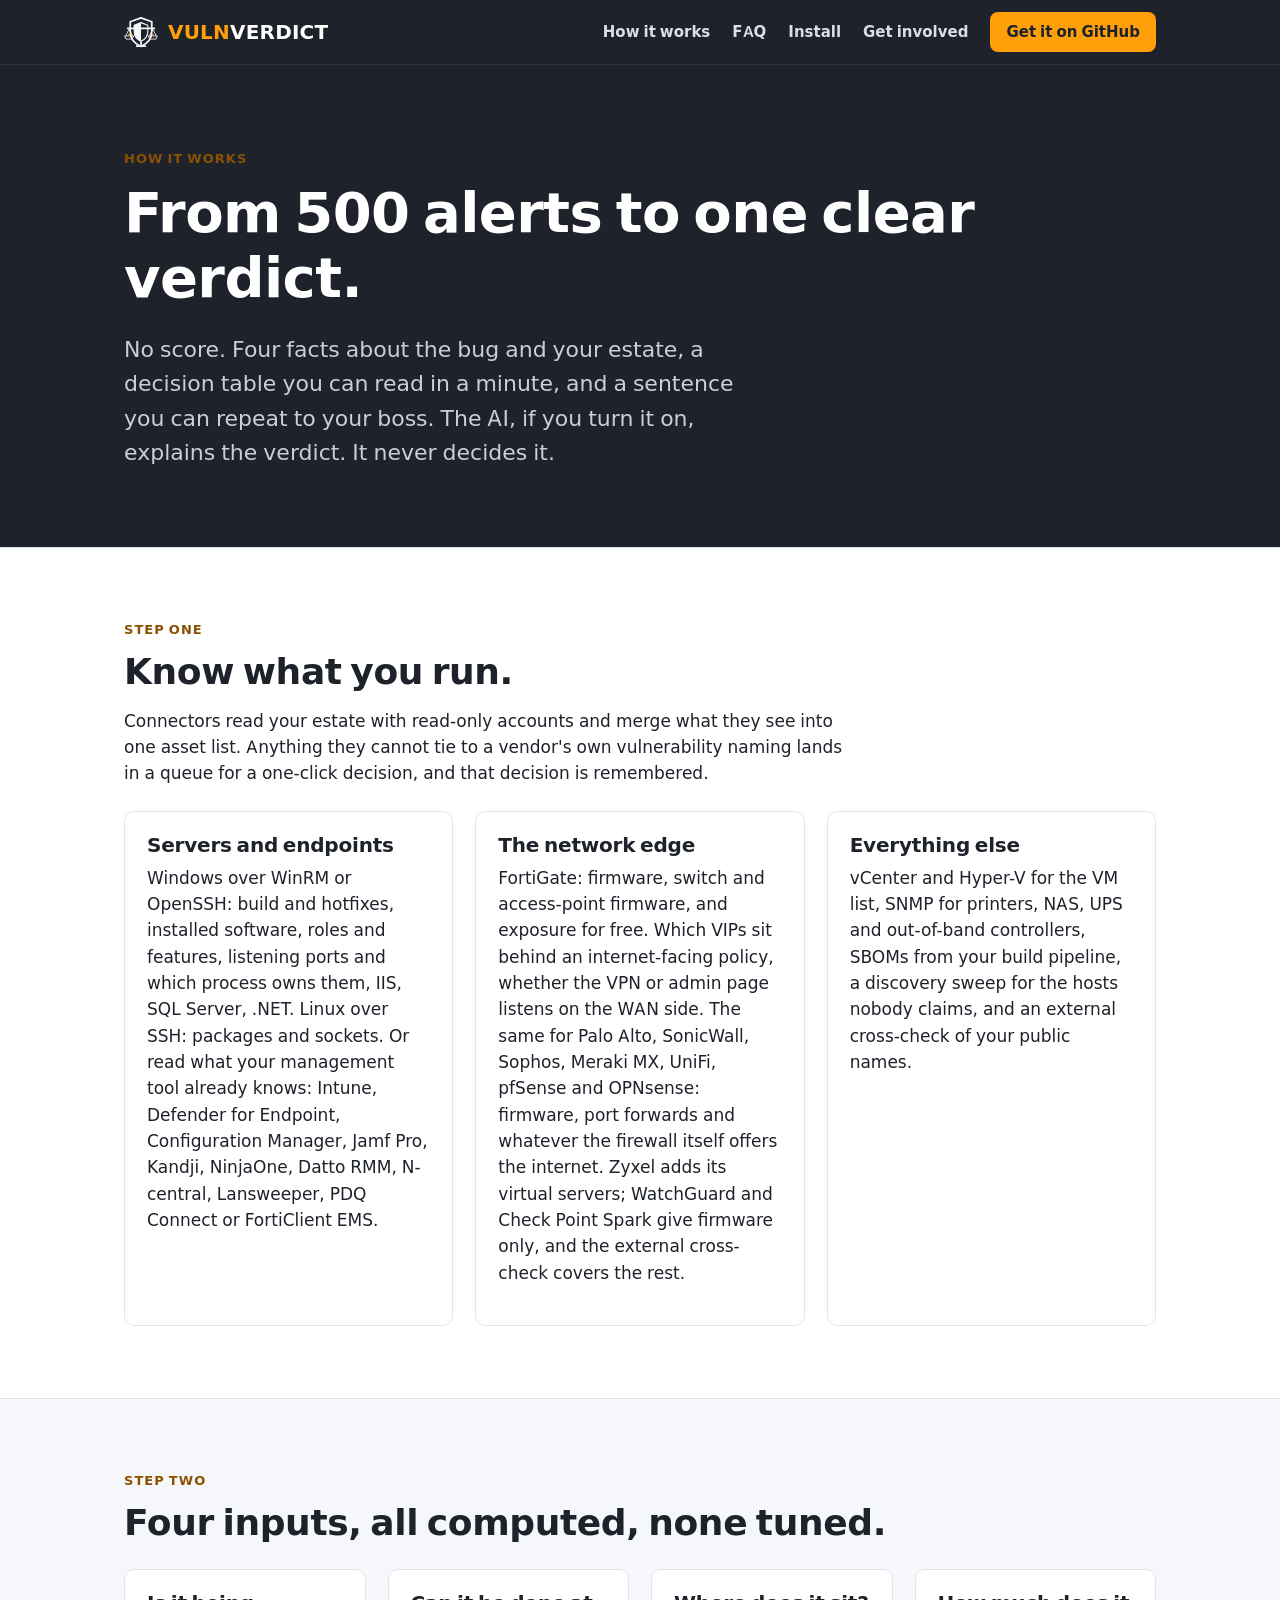
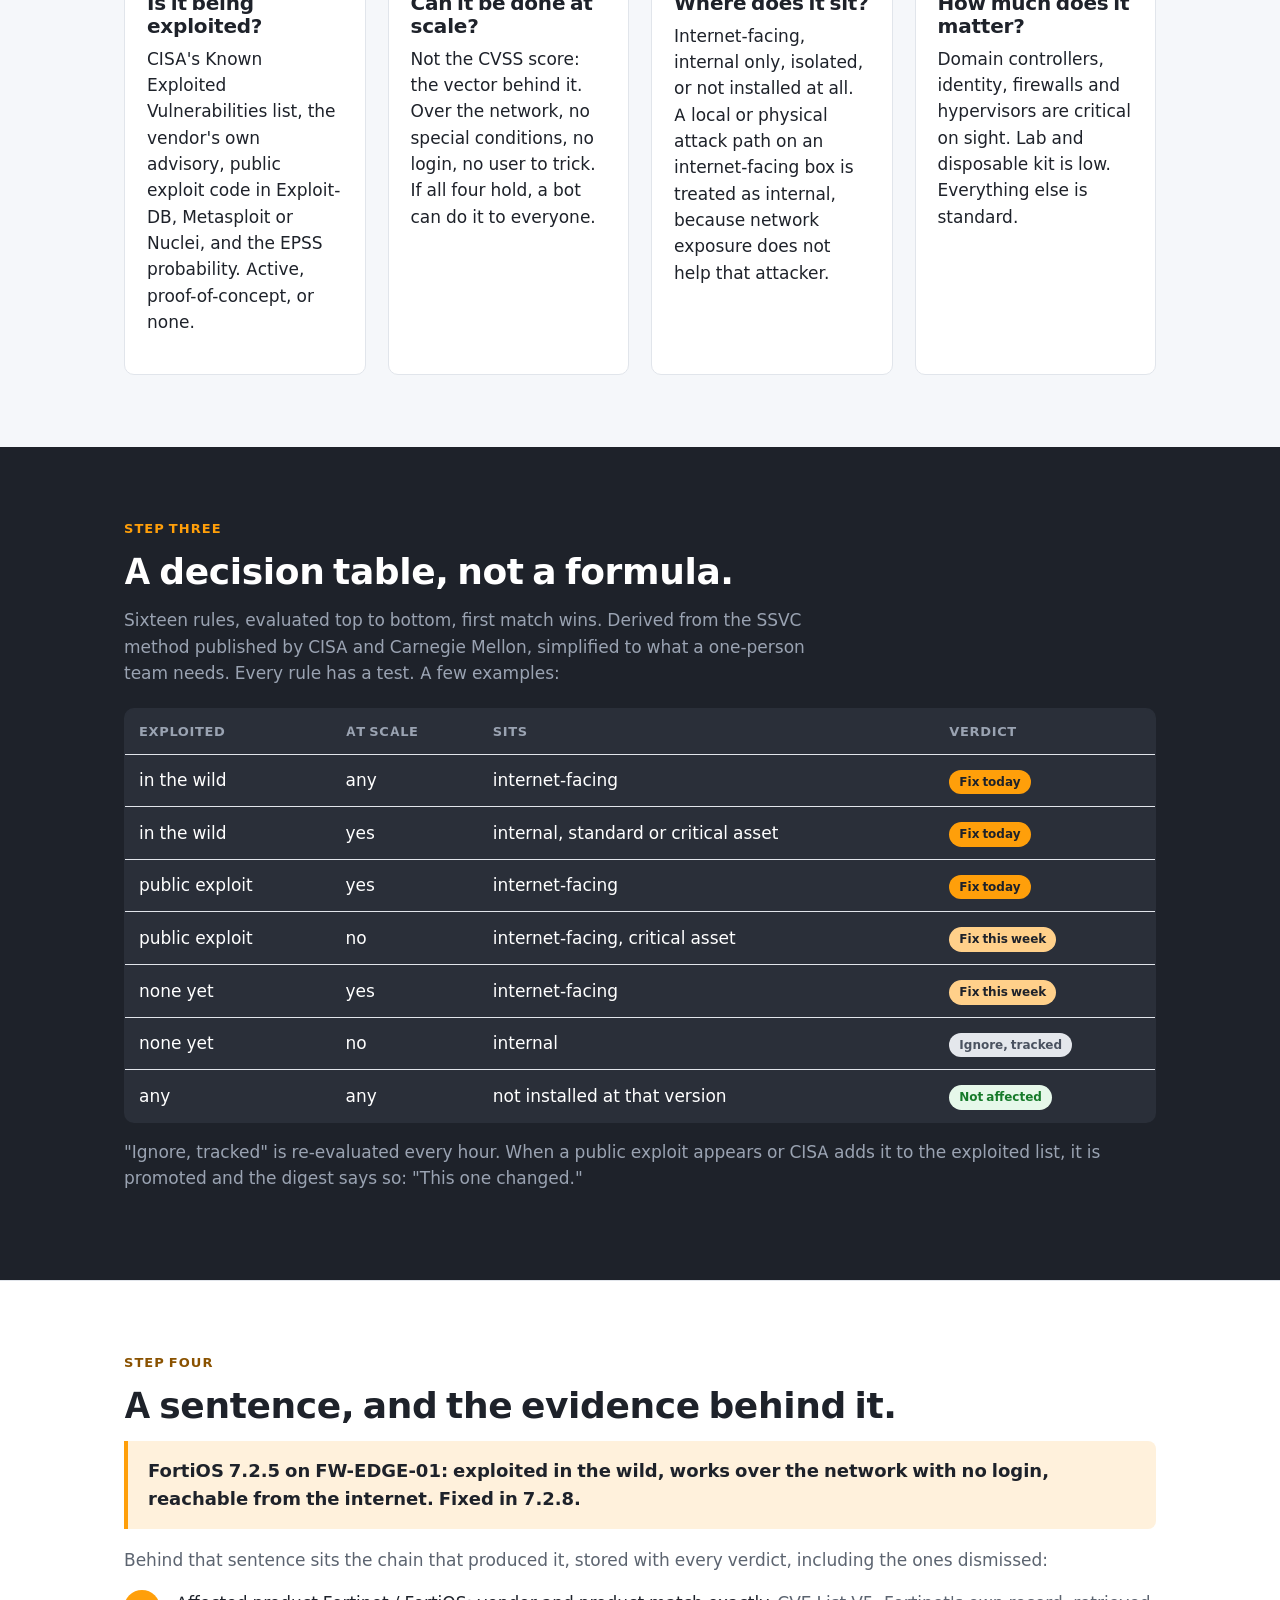
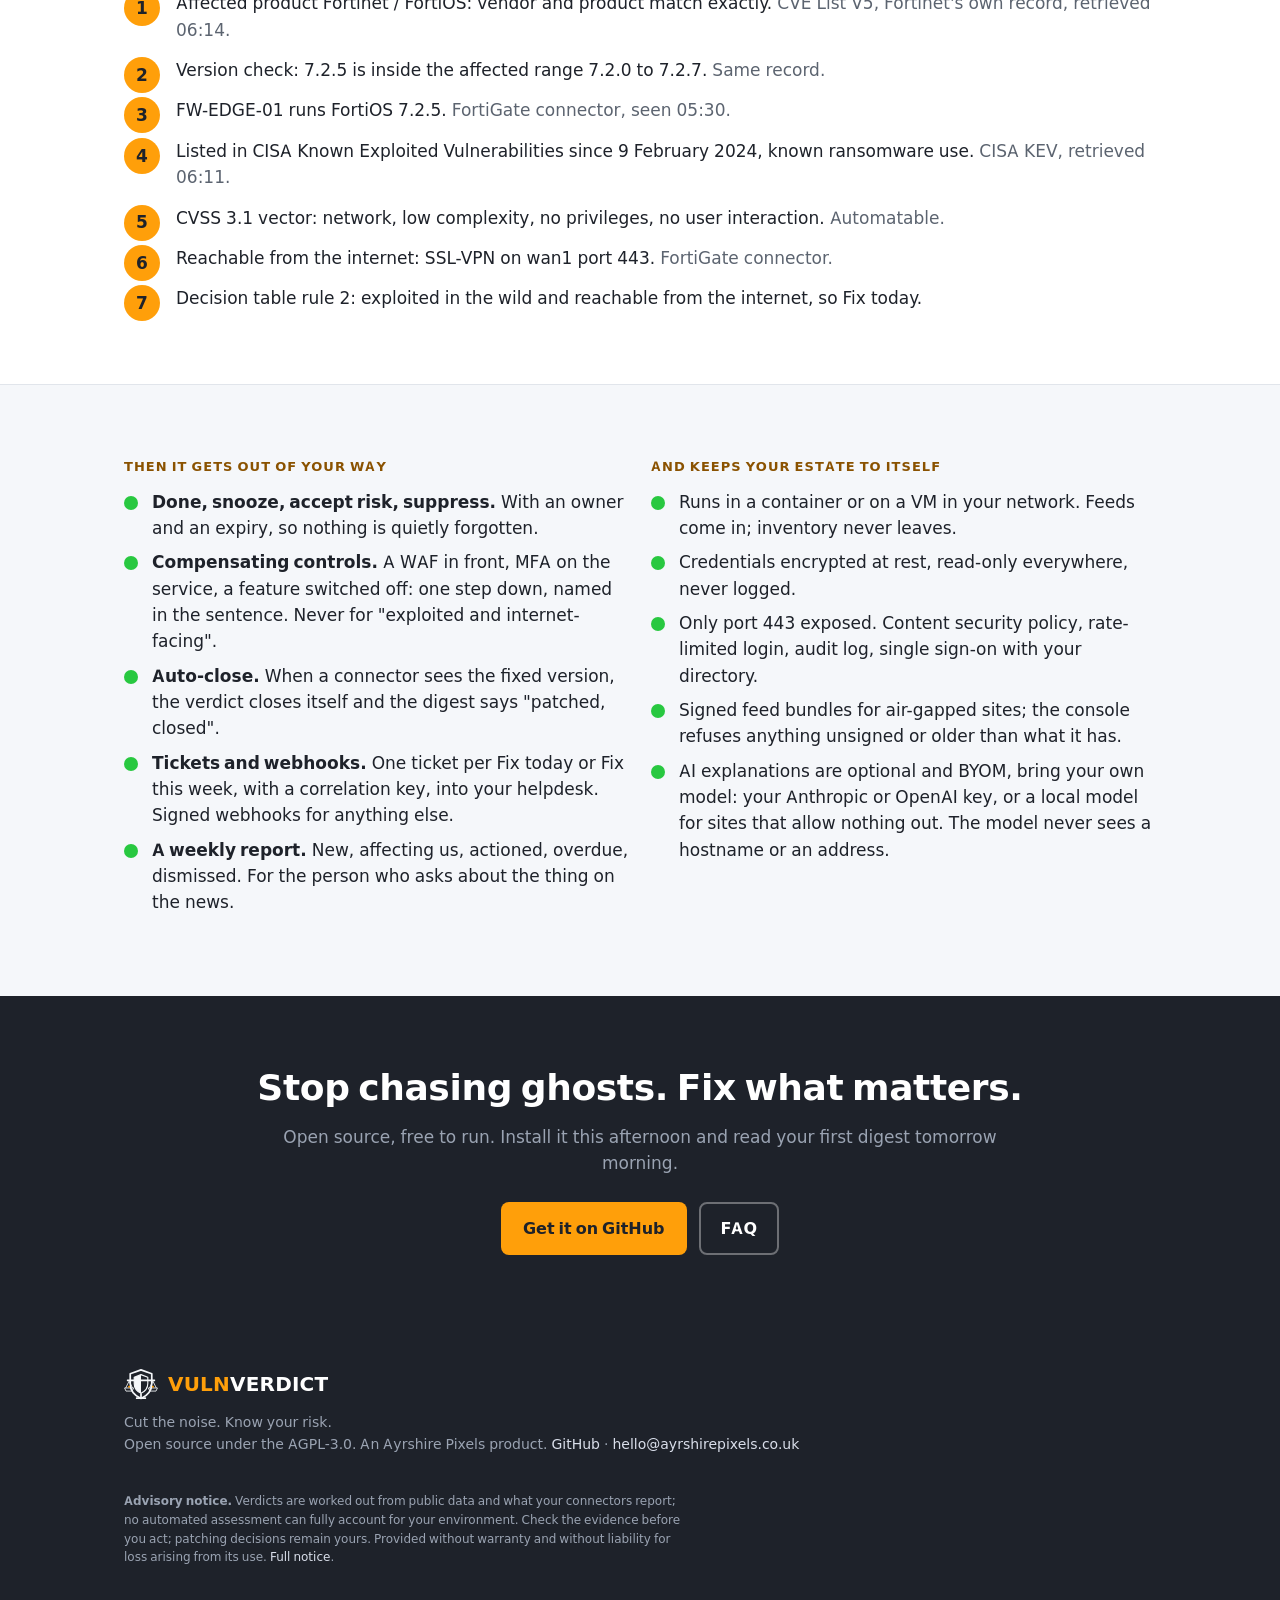
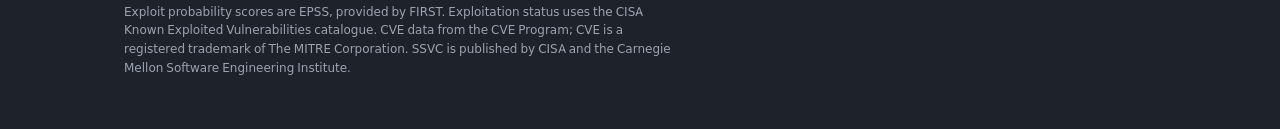
<file: site/how-it-works.html>
<!doctype html>
<html lang="en-GB">
<head>
  <meta charset="utf-8">
  <meta name="viewport" content="width=device-width, initial-scale=1">
  <title>How VulnVerdict decides</title>
  <meta name="description" content="Four computed inputs, a published decision table, and an evidence chain on every verdict. No scores, no tuning, no AI deciding.">
  <link rel="icon" type="image/svg+xml" href="assets/favicon.svg">
  <link rel="stylesheet" href="site.css">
</head>
<body>

<header class="top">
  <div class="wrap">
    <a class="brand" href="index.html"><img src="assets/logo.svg" alt=""><span class="word"><em>VULN</em>VERDICT</span></a>
    <nav class="nav">
      <a href="how-it-works.html">How it works</a>
      <a href="faq.html">FAQ</a>
      <a href="index.html#install">Install</a>
      <a href="index.html#contribute">Get involved</a>
      <a class="cta" href="https://github.com/ayrshirepixels/VulnVerdict">Get it on GitHub</a>
    </nav>
  </div>
</header>

<section class="hero" style="padding-bottom:56px">
  <div class="wrap">
    <div class="eyebrow">How it works</div>
    <h1>From 500 alerts to one clear verdict.</h1>
    <p class="lead">No score. Four facts about the bug and your estate, a decision table you can read in a minute, and a sentence you can repeat to your boss. The AI, if you turn it on, explains the verdict. It never decides it.</p>
  </div>
</section>

<section class="alt">
  <div class="wrap">
    <div class="eyebrow">Step one</div>
    <h2>Know what you run.</h2>
    <p class="narrow" style="margin-left:0">Connectors read your estate with read-only accounts and merge what they see into one asset list. Anything they cannot tie to a vendor's own vulnerability naming lands in a queue for a one-click decision, and that decision is remembered.</p>
    <div class="grid g3" style="margin-top:24px">
      <div class="card"><h3>Servers and endpoints</h3><p>Windows over WinRM or OpenSSH: build and hotfixes, installed software, roles and features, listening ports and which process owns them, IIS, SQL Server, .NET. Linux over SSH: packages and sockets. Or read what your management tool already knows: Intune, Defender for Endpoint, Configuration Manager, Jamf Pro, Kandji, NinjaOne, Datto RMM, N-central, Lansweeper, PDQ Connect or FortiClient EMS.</p></div>
      <div class="card"><h3>The network edge</h3><p>FortiGate: firmware, switch and access-point firmware, and exposure for free. Which VIPs sit behind an internet-facing policy, whether the VPN or admin page listens on the WAN side. The same for Palo Alto, SonicWall, Sophos, Meraki MX, UniFi, pfSense and OPNsense: firmware, port forwards and whatever the firewall itself offers the internet. Zyxel adds its virtual servers; WatchGuard and Check Point Spark give firmware only, and the external cross-check covers the rest.</p></div>
      <div class="card"><h3>Everything else</h3><p>vCenter and Hyper-V for the VM list, SNMP for printers, NAS, UPS and out-of-band controllers, SBOMs from your build pipeline, a discovery sweep for the hosts nobody claims, and an external cross-check of your public names.</p></div>
    </div>
  </div>
</section>

<section>
  <div class="wrap">
    <div class="eyebrow">Step two</div>
    <h2>Four inputs, all computed, none tuned.</h2>
    <div class="grid g4" style="margin-top:24px">
      <div class="card"><h3>Is it being exploited?</h3><p>CISA's Known Exploited Vulnerabilities list, the vendor's own advisory, public exploit code in Exploit-DB, Metasploit or Nuclei, and the EPSS probability. Active, proof-of-concept, or none.</p></div>
      <div class="card"><h3>Can it be done at scale?</h3><p>Not the CVSS score: the vector behind it. Over the network, no special conditions, no login, no user to trick. If all four hold, a bot can do it to everyone.</p></div>
      <div class="card"><h3>Where does it sit?</h3><p>Internet-facing, internal only, isolated, or not installed at all. A local or physical attack path on an internet-facing box is treated as internal, because network exposure does not help that attacker.</p></div>
      <div class="card"><h3>How much does it matter?</h3><p>Domain controllers, identity, firewalls and hypervisors are critical on sight. Lab and disposable kit is low. Everything else is standard.</p></div>
    </div>
  </div>
</section>

<section class="dark">
  <div class="wrap">
    <div class="eyebrow">Step three</div>
    <h2>A decision table, not a formula.</h2>
    <p class="muted narrow" style="margin-left:0">Sixteen rules, evaluated top to bottom, first match wins. Derived from the SSVC method published by CISA and Carnegie Mellon, simplified to what a one-person team needs. Every rule has a test. A few examples:</p>
    <table class="compare" style="margin-top:22px;background:var(--charcoal-2);color:#fff">
      <thead><tr><th style="background:#2A2F39;color:#9aa3b2">Exploited</th><th style="background:#2A2F39;color:#9aa3b2">At scale</th><th style="background:#2A2F39;color:#9aa3b2">Sits</th><th style="background:#2A2F39;color:#9aa3b2">Verdict</th></tr></thead>
      <tbody>
        <tr><td>in the wild</td><td>any</td><td>internet-facing</td><td><span class="pill">Fix today</span></td></tr>
        <tr><td>in the wild</td><td>yes</td><td>internal, standard or critical asset</td><td><span class="pill">Fix today</span></td></tr>
        <tr><td>public exploit</td><td>yes</td><td>internet-facing</td><td><span class="pill">Fix today</span></td></tr>
        <tr><td>public exploit</td><td>no</td><td>internet-facing, critical asset</td><td><span class="pill" style="background:#ffd08a">Fix this week</span></td></tr>
        <tr><td>none yet</td><td>yes</td><td>internet-facing</td><td><span class="pill" style="background:#ffd08a">Fix this week</span></td></tr>
        <tr><td>none yet</td><td>no</td><td>internal</td><td><span class="pill grey">Ignore, tracked</span></td></tr>
        <tr><td>any</td><td>any</td><td>not installed at that version</td><td><span class="pill green">Not affected</span></td></tr>
      </tbody>
    </table>
    <p class="muted" style="margin-top:16px">"Ignore, tracked" is re-evaluated every hour. When a public exploit appears or CISA adds it to the exploited list, it is promoted and the digest says so: "This one changed."</p>
  </div>
</section>

<section class="alt">
  <div class="wrap">
    <div class="eyebrow">Step four</div>
    <h2>A sentence, and the evidence behind it.</h2>
    <div class="sentence">FortiOS 7.2.5 on FW-EDGE-01: exploited in the wild, works over the network with no login, reachable from the internet. Fixed in 7.2.8.</div>
    <p class="muted" style="margin-top:18px">Behind that sentence sits the chain that produced it, stored with every verdict, including the ones dismissed:</p>
    <ol class="steps" style="margin-top:16px">
      <li>Affected product Fortinet / FortiOS: vendor and product match exactly. <span class="muted">CVE List V5, Fortinet's own record, retrieved 06:14.</span></li>
      <li>Version check: 7.2.5 is inside the affected range 7.2.0 to 7.2.7. <span class="muted">Same record.</span></li>
      <li>FW-EDGE-01 runs FortiOS 7.2.5. <span class="muted">FortiGate connector, seen 05:30.</span></li>
      <li>Listed in CISA Known Exploited Vulnerabilities since 9 February 2024, known ransomware use. <span class="muted">CISA KEV, retrieved 06:11.</span></li>
      <li>CVSS 3.1 vector: network, low complexity, no privileges, no user interaction. <span class="muted">Automatable.</span></li>
      <li>Reachable from the internet: SSL-VPN on wan1 port 443. <span class="muted">FortiGate connector.</span></li>
      <li>Decision table rule 2: exploited in the wild and reachable from the internet, so Fix today.</li>
    </ol>
  </div>
</section>

<section>
  <div class="wrap grid g2">
    <div>
      <div class="eyebrow">Then it gets out of your way</div>
      <ul class="ticks">
        <li><strong>Done, snooze, accept risk, suppress.</strong> With an owner and an expiry, so nothing is quietly forgotten.</li>
        <li><strong>Compensating controls.</strong> A WAF in front, MFA on the service, a feature switched off: one step down, named in the sentence. Never for "exploited and internet-facing".</li>
        <li><strong>Auto-close.</strong> When a connector sees the fixed version, the verdict closes itself and the digest says "patched, closed".</li>
        <li><strong>Tickets and webhooks.</strong> One ticket per Fix today or Fix this week, with a correlation key, into your helpdesk. Signed webhooks for anything else.</li>
        <li><strong>A weekly report.</strong> New, affecting us, actioned, overdue, dismissed. For the person who asks about the thing on the news.</li>
      </ul>
    </div>
    <div>
      <div class="eyebrow">And keeps your estate to itself</div>
      <ul class="ticks">
        <li>Runs in a container or on a VM in your network. Feeds come in; inventory never leaves.</li>
        <li>Credentials encrypted at rest, read-only everywhere, never logged.</li>
        <li>Only port 443 exposed. Content security policy, rate-limited login, audit log, single sign-on with your directory.</li>
        <li>Signed feed bundles for air-gapped sites; the console refuses anything unsigned or older than what it has.</li>
        <li>AI explanations are optional and BYOM, bring your own model: your Anthropic or OpenAI key, or a local model for sites that allow nothing out. The model never sees a hostname or an address.</li>
      </ul>
    </div>
  </div>
</section>

<section class="dark center">
  <div class="wrap">
    <h2>Stop chasing ghosts. Fix what matters.</h2>
    <p class="muted narrow">Open source, free to run. Install it this afternoon and read your first digest tomorrow morning.</p>
    <div class="btns" style="justify-content:center"><a class="btn btn-amber" href="https://github.com/ayrshirepixels/VulnVerdict">Get it on GitHub</a><a class="btn btn-ghost" href="faq.html">FAQ</a></div>
  </div>
</section>

<footer>
  <div class="wrap">
    <div>
      <a class="brand" href="index.html"><img src="assets/logo.svg" alt=""><span class="word"><em>VULN</em>VERDICT</span></a>
      <p style="margin-top:10px">Cut the noise. Know your risk.<br>Open source under the AGPL-3.0. An Ayrshire Pixels product. <a href="https://github.com/ayrshirepixels/VulnVerdict">GitHub</a> &middot; <a href="mailto:hello@ayrshirepixels.co.uk">hello@ayrshirepixels.co.uk</a></p>
    </div>
    <p class="attr"><strong>Advisory notice.</strong> Verdicts are worked out from public data and what your connectors report; no automated assessment can fully account for your environment. Check the evidence before you act; patching decisions remain yours. Provided without warranty and without liability for loss arising from its use. <a href="disclaimer.html">Full notice</a>.</p>
    <p class="attr">Exploit probability scores are EPSS, provided by FIRST. Exploitation status uses the CISA Known Exploited Vulnerabilities catalogue. CVE data from the CVE Program; CVE is a registered trademark of The MITRE Corporation. SSVC is published by CISA and the Carnegie Mellon Software Engineering Institute.</p>
  </div>
</footer>
</body>
</html>
</file>
<file: site/site.css>
/* VulnVerdict brand site. Charcoal, signal amber, verdict green, light gray. Inter body, Space Grotesk headings. */
@font-face { font-family: 'Inter'; font-weight: 400; font-display: swap; src: url(assets/fonts/Inter-400.woff2) format('woff2'); }
@font-face { font-family: 'Inter'; font-weight: 600; font-display: swap; src: url(assets/fonts/Inter-600.woff2) format('woff2'); }
@font-face { font-family: 'Inter'; font-weight: 700; font-display: swap; src: url(assets/fonts/Inter-700.woff2) format('woff2'); }
@font-face { font-family: 'Space Grotesk'; font-weight: 600; font-display: swap; src: url(assets/fonts/SpaceGrotesk-600.woff2) format('woff2'); }
@font-face { font-family: 'Space Grotesk'; font-weight: 700; font-display: swap; src: url(assets/fonts/SpaceGrotesk-700.woff2) format('woff2'); }

:root {
  --charcoal: #1E222A;
  --charcoal-2: #2A2F39;
  --amber: #FF9F0A;
  --amber-ink: #8a5200;
  --amber-soft: #FFF1DC;
  --green: #28C840;
  --green-ink: #167a2a;
  --green-soft: #E6F8EA;
  --light: #F5F7FA;
  --ink: #1E222A;
  --muted: #5c6470;
  --muted-on-dark: #9aa3b2;
  --line: #e1e5eb;
  --slate: #4a5a70;
  --head: 'Space Grotesk', 'Inter', system-ui, sans-serif;
  --body: 'Inter', 'Segoe UI', system-ui, sans-serif;
  --radius: 10px;
  --max: 1080px;
}

* { box-sizing: border-box; }
html { scroll-behavior: smooth; }
body { margin: 0; font-family: var(--body); font-size: 17px; line-height: 1.55; color: var(--ink); background: var(--light); }
a { color: inherit; }
h1, h2, h3 { font-family: var(--head); letter-spacing: -.01em; margin: 0 0 .4em; line-height: 1.15; }
h1 { font-size: clamp(34px, 5vw, 56px); font-weight: 700; }
h2 { font-size: clamp(26px, 3.4vw, 36px); font-weight: 700; }
h3 { font-size: 20px; font-weight: 700; }
p { margin: 0 0 1em; }
.wrap { max-width: var(--max); margin: 0 auto; padding: 0 24px; }
.muted { color: var(--muted); }
.eyebrow { font-family: var(--head); font-weight: 700; font-size: 13px; letter-spacing: .08em; text-transform: uppercase; color: var(--amber-ink); margin-bottom: 12px; }
.dark .eyebrow { color: var(--amber); }

/* header */
.top { background: var(--charcoal); color: #fff; position: sticky; top: 0; z-index: 10; border-bottom: 1px solid rgba(255,255,255,.08); }
.top .wrap { display: flex; align-items: center; justify-content: space-between; height: 64px; }
.brand { display: flex; align-items: center; gap: 10px; text-decoration: none; }
.brand img { width: 34px; height: 34px; }
.brand .word { font-family: var(--head); font-weight: 700; font-size: 20px; letter-spacing: .01em; color: #fff; }
.brand .word em { font-style: normal; color: var(--amber); }
.nav { display: flex; gap: 22px; align-items: center; }
.nav a { color: #d9deea; text-decoration: none; font-size: 15px; font-weight: 600; }
.nav a:hover { color: #fff; }
.nav a.cta { background: var(--amber); color: var(--charcoal); padding: 8px 16px; border-radius: 8px; }
@media (max-width: 720px) { .nav a:not(.cta) { display: none; } }

/* sections */
.hero { background: var(--charcoal); color: #fff; padding: 84px 0 72px; }
.hero .lead { font-size: clamp(18px, 2.2vw, 22px); color: #c9cfd8; max-width: 640px; }
.hero .tag { color: var(--amber); }
.hero-grid { display: grid; grid-template-columns: 1.1fr .9fr; gap: 48px; align-items: center; }
@media (max-width: 860px) { .hero-grid { grid-template-columns: 1fr; } }
.btns { display: flex; gap: 12px; flex-wrap: wrap; margin-top: 26px; }
.btn { display: inline-block; font-weight: 700; text-decoration: none; padding: 12px 20px; border-radius: 8px; font-size: 16px; border: 2px solid transparent; }
.btn-amber { background: var(--amber); color: var(--charcoal); }
.btn-amber:hover { filter: brightness(1.06); }
.btn-ghost { border-color: rgba(255,255,255,.35); color: #fff; }
.btn-ghost:hover { border-color: #fff; }
.btn-dark { background: var(--charcoal); color: #fff; }
.btn-outline { border-color: var(--charcoal); color: var(--charcoal); }
section { padding: 72px 0; }
section.alt { background: #fff; border-top: 1px solid var(--line); border-bottom: 1px solid var(--line); }
section.dark { background: var(--charcoal); color: #fff; }
section.dark .muted { color: var(--muted-on-dark); }
.center { text-align: center; }
.narrow { max-width: 720px; margin-left: auto; margin-right: auto; }

/* digest mock */
.digest { background: #fff; color: var(--ink); border-radius: var(--radius); box-shadow: 0 24px 60px rgba(0,0,0,.35); padding: 22px 24px; font-size: 14.5px; }
.digest .from { font-family: var(--head); font-weight: 700; font-size: 12px; letter-spacing: .06em; color: var(--muted); }
.digest .from em { font-style: normal; color: var(--amber); }
.digest .subject { font-family: var(--head); font-weight: 700; font-size: 17px; margin: 6px 0 14px; }
.digest h4 { margin: 14px 0 6px; font-size: 13px; font-family: var(--head); }
.digest h4.today { color: #a8442f; }
.digest h4.week { color: var(--amber-ink); }
.digest ul { margin: 0; padding-left: 18px; }
.digest li { margin: 0 0 8px; }
.digest li a { color: #2f5a8f; text-decoration: none; font-weight: 600; }
.digest .foot { color: var(--muted); font-size: 12px; margin-top: 14px; border-top: 1px solid var(--line); padding-top: 10px; }
.digest .saved { color: var(--green-ink); font-weight: 600; }

/* cards and grids */
.grid { display: grid; gap: 22px; }
.g2 { grid-template-columns: repeat(2, 1fr); }
.g3 { grid-template-columns: repeat(3, 1fr); }
.g4 { grid-template-columns: repeat(4, 1fr); }
@media (max-width: 900px) { .g3, .g4 { grid-template-columns: repeat(2, 1fr); } }
@media (max-width: 600px) { .g2, .g3, .g4 { grid-template-columns: 1fr; } }
.card { background: #fff; border: 1px solid var(--line); border-radius: var(--radius); padding: 22px; }
.dark .card { background: var(--charcoal-2); border-color: rgba(255,255,255,.08); color: #fff; }
.card h3 { margin-top: 0; }
.verdict { border-top: 4px solid var(--slate); }
.verdict.today { border-top-color: var(--amber); }
.verdict.week { border-top-color: #ffd08a; }
.verdict.ignore { border-top-color: var(--green); }
.verdict .when { font-size: 13px; color: var(--muted); font-weight: 600; }
.pill { display: inline-block; font-family: var(--head); font-weight: 700; font-size: 12px; padding: 3px 10px; border-radius: 999px; background: var(--amber); color: var(--charcoal); }
.pill.green { background: var(--green-soft); color: var(--green-ink); }
.pill.grey { background: #e4e7ec; color: #4a5260; }
.big { font-family: var(--head); font-weight: 700; font-size: 48px; line-height: 1; margin: 0; }
.big.green { color: var(--green); }
.big.amber { color: var(--amber); }
.stat-row { display: flex; gap: 36px; flex-wrap: wrap; margin: 26px 0 0; }
.stat span { display: block; color: var(--muted-on-dark); font-size: 14px; margin-top: 6px; }

/* sentence */
.sentence { background: var(--amber-soft); border-left: 4px solid var(--amber); padding: 16px 20px; border-radius: 0 8px 8px 0; font-size: 18px; font-weight: 600; }
.dark .sentence { background: var(--charcoal-2); color: #fff; }

/* steps and lists */
.steps { counter-reset: s; list-style: none; padding: 0; margin: 0; display: grid; gap: 14px; }
.steps li { position: relative; padding-left: 52px; }
.steps li::before { counter-increment: s; content: counter(s); position: absolute; left: 0; top: 0; width: 36px; height: 36px; border-radius: 50%; background: var(--amber); color: var(--charcoal); font-family: var(--head); font-weight: 700; display: flex; align-items: center; justify-content: center; }
.ticks { list-style: none; padding: 0; margin: 0; }
.ticks li { padding-left: 28px; position: relative; margin-bottom: 8px; }
.ticks li::before { content: ''; position: absolute; left: 0; top: 7px; width: 14px; height: 14px; border-radius: 50%; background: var(--green); }
.crosses li::before { background: #c9ced6; }
.logos { display: flex; flex-wrap: wrap; gap: 10px; }
.logos span { border: 1px solid var(--line); background: #fff; border-radius: 999px; padding: 6px 14px; font-size: 14px; font-weight: 600; color: var(--slate); }

/* comparison table */
table.compare { width: 100%; border-collapse: collapse; background: #fff; border: 1px solid var(--line); border-radius: var(--radius); overflow: hidden; }
table.compare th, table.compare td { padding: 12px 14px; text-align: left; border-top: 1px solid var(--line); }
table.compare th { background: #f7f8fa; font-size: 13px; text-transform: uppercase; letter-spacing: .05em; color: var(--muted); border-top: 0; }
/* Questions: a centred accordion, one question per row */
.qa-list { max-width: 760px; margin: 28px auto 0; }
.qa { border-bottom: 1px solid var(--line); }
.qa:first-child { border-top: 1px solid var(--line); }
.qa summary { list-style: none; cursor: pointer; position: relative; padding: 18px 44px 18px 4px; font-family: var(--head); font-size: 18px; font-weight: 600; }
.qa summary::-webkit-details-marker { display: none; }
.qa summary::after { content: '+'; position: absolute; right: 8px; top: 50%; transform: translateY(-50%); font-size: 26px; font-weight: 400; line-height: 1; color: var(--amber-ink); }
.qa[open] summary::after { content: '\2212'; }
.qa summary:hover { color: var(--amber-ink); }
.qa summary:focus-visible { outline: 2px solid var(--amber); outline-offset: 2px; border-radius: 6px; }
.qa p { margin: 0 4px 20px; color: var(--slate); }

/* footer */
footer { background: var(--charcoal); color: var(--muted-on-dark); padding: 40px 0; font-size: 14px; }
footer .wrap { display: flex; justify-content: space-between; gap: 24px; flex-wrap: wrap; }
footer a { color: #d9deea; text-decoration: none; }
footer .attr { max-width: 560px; font-size: 12px; }
</file>
